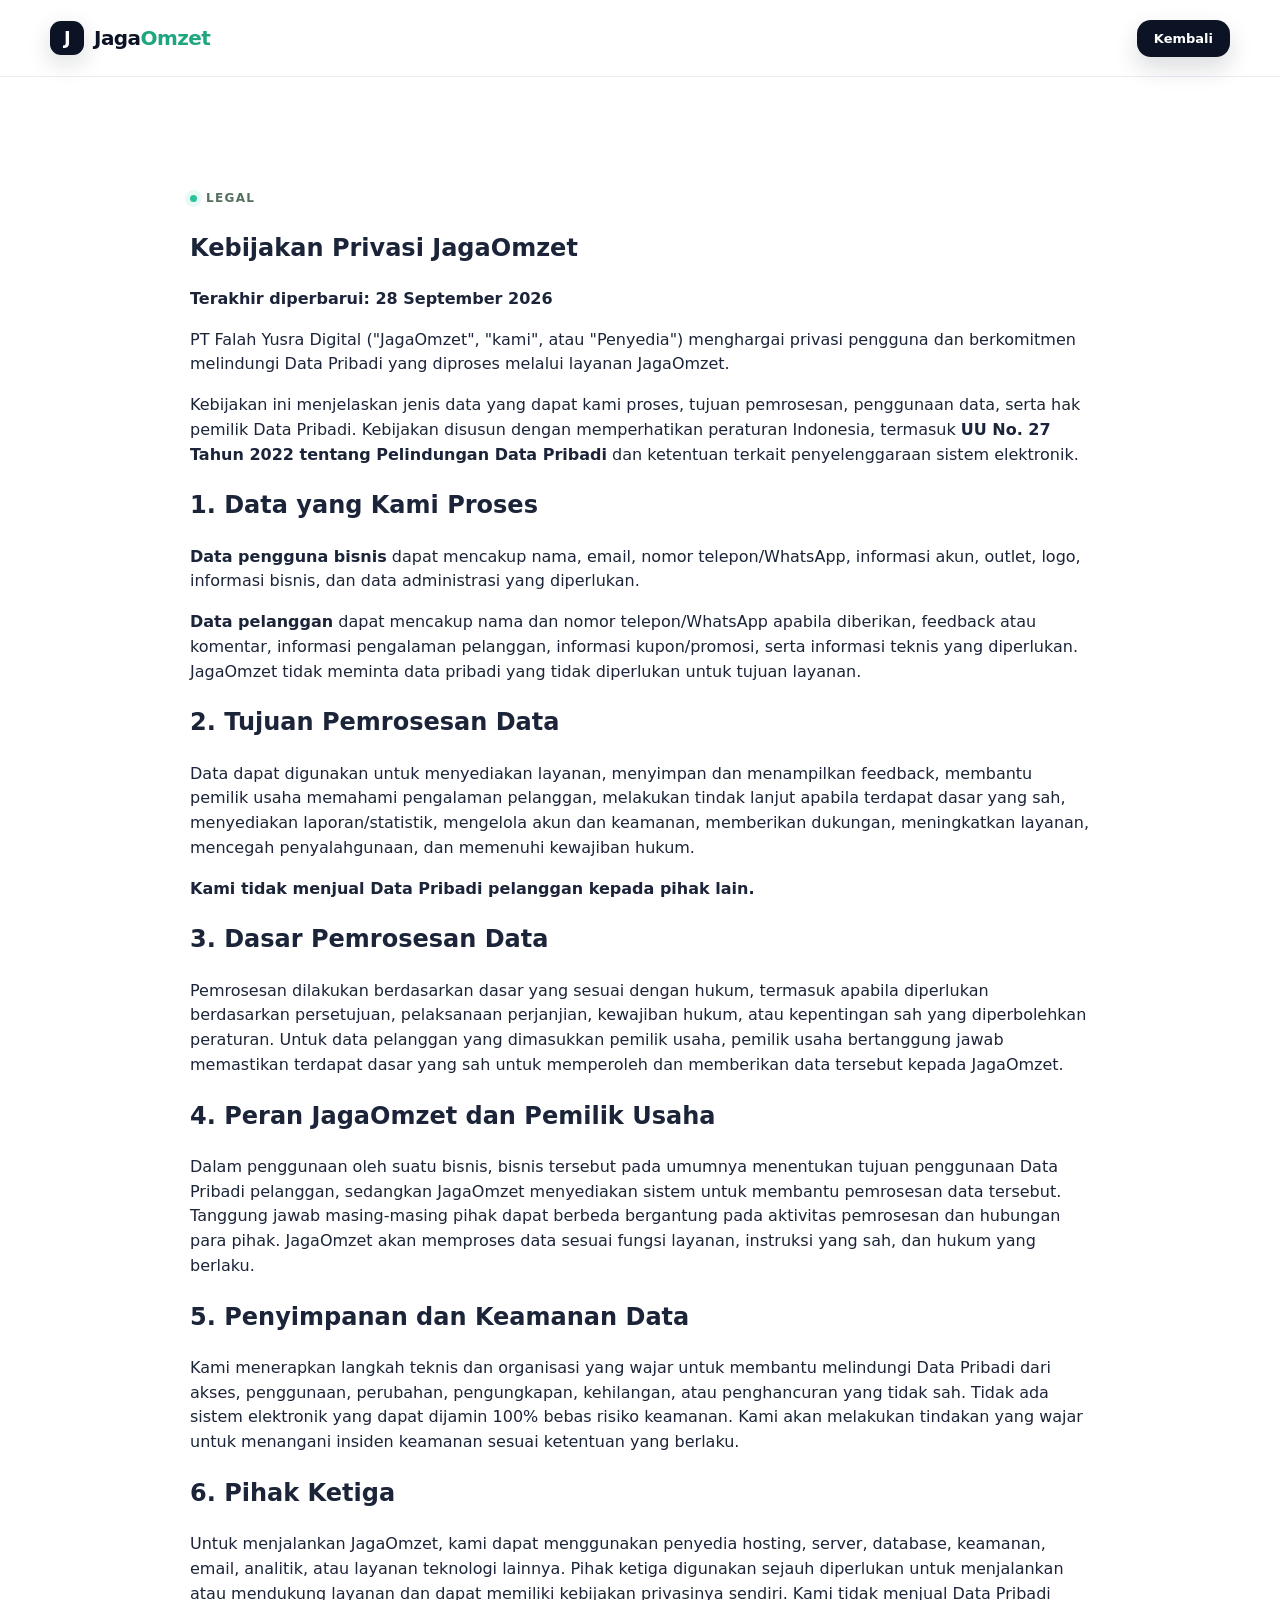
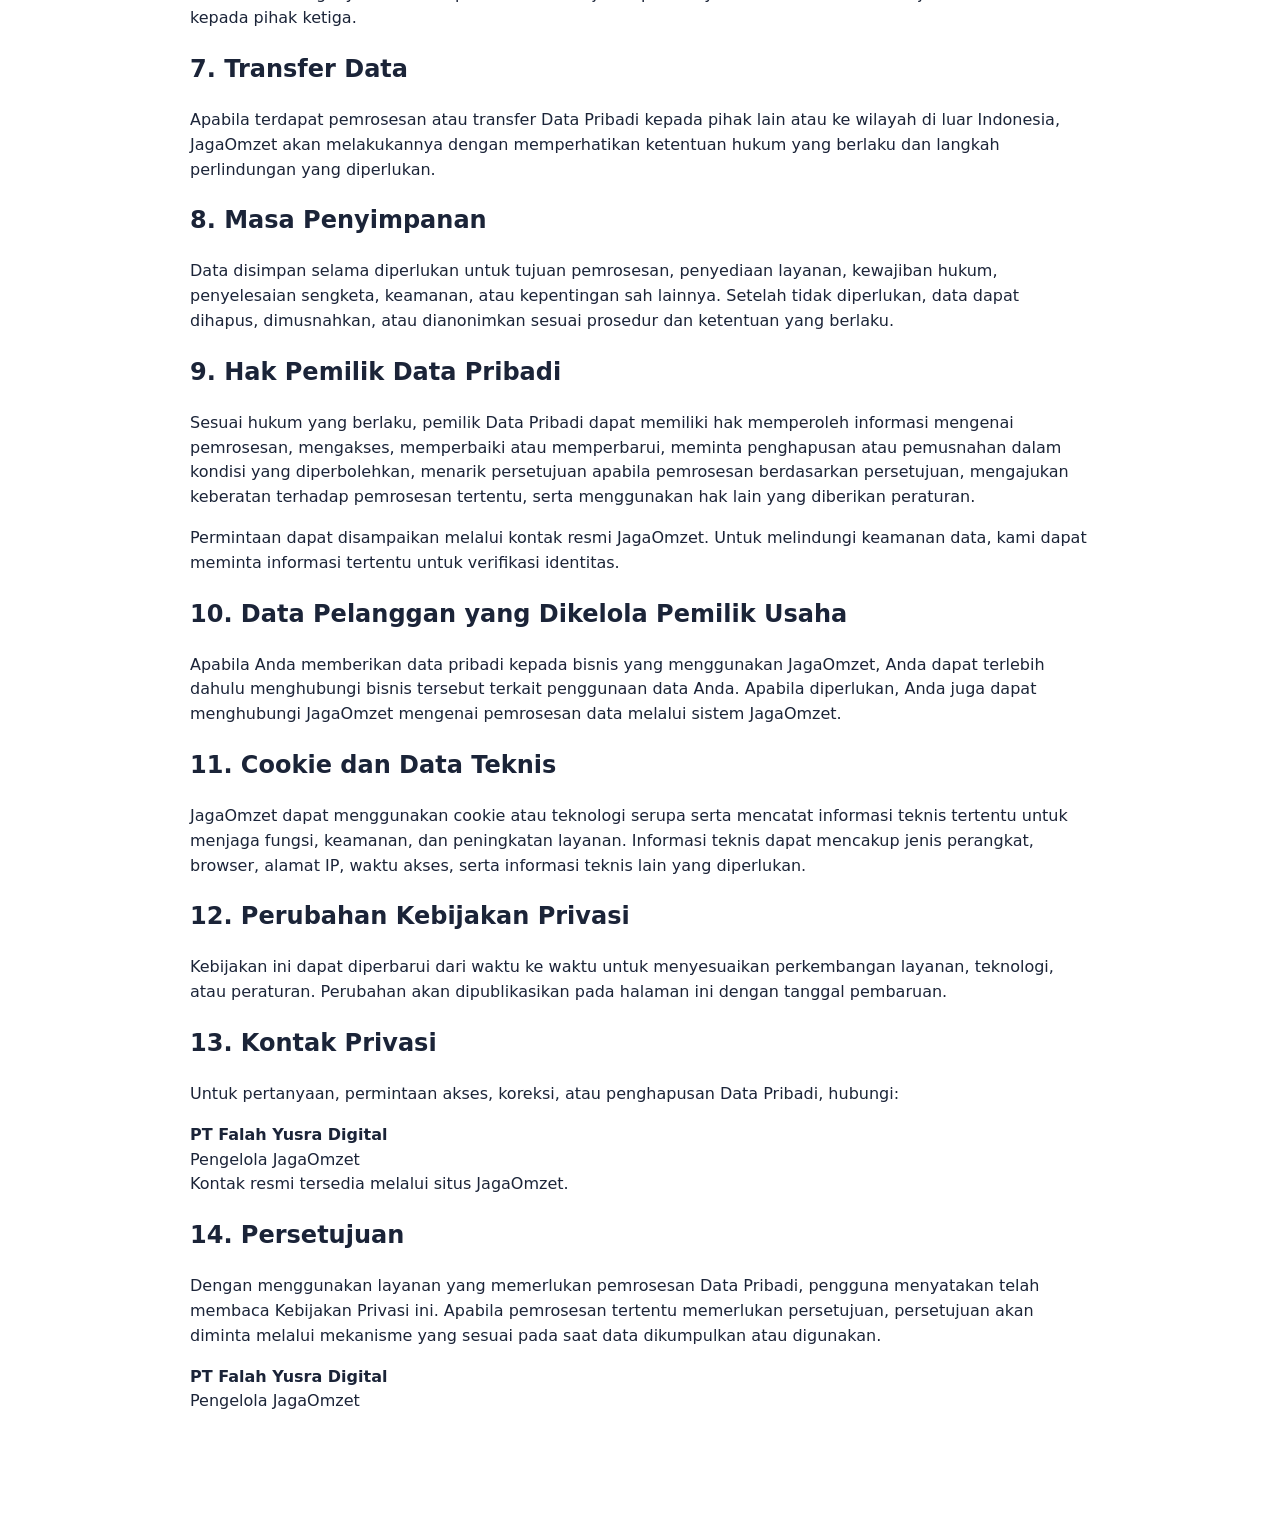
<file: kebijakan-privasi.html>
<!doctype html>
<html lang="id">
<head><meta charset="utf-8"><meta name="viewport" content="width=device-width,initial-scale=1"><meta name="description" content="Kebijakan Privasi JagaOmzet."><title>Kebijakan Privasi — JagaOmzet</title><link rel="stylesheet" href="./styles.css"></head>
<body>
<header class="site-header"><div class="container nav"><a class="brand" href="./index.html" aria-label="JagaOmzet"><span class="brand-mark">J</span><span class="brand-name">Jaga<span>Omzet</span></span></a><a class="btn btn-small btn-primary" href="./index.html">Kembali</a></div></header>
<main><section class="section"><div class="container" style="max-width:900px"><div class="eyebrow"><span class="eyebrow-dot"></span> Legal</div><h1>Kebijakan Privasi JagaOmzet</h1><p><strong>Terakhir diperbarui: 28 September 2026</strong></p>
<p>PT Falah Yusra Digital ("JagaOmzet", "kami", atau "Penyedia") menghargai privasi pengguna dan berkomitmen melindungi Data Pribadi yang diproses melalui layanan JagaOmzet.</p>
<p>Kebijakan ini menjelaskan jenis data yang dapat kami proses, tujuan pemrosesan, penggunaan data, serta hak pemilik Data Pribadi. Kebijakan disusun dengan memperhatikan peraturan Indonesia, termasuk <strong>UU No. 27 Tahun 2022 tentang Pelindungan Data Pribadi</strong> dan ketentuan terkait penyelenggaraan sistem elektronik.</p>
<h2>1. Data yang Kami Proses</h2><p><strong>Data pengguna bisnis</strong> dapat mencakup nama, email, nomor telepon/WhatsApp, informasi akun, outlet, logo, informasi bisnis, dan data administrasi yang diperlukan.</p><p><strong>Data pelanggan</strong> dapat mencakup nama dan nomor telepon/WhatsApp apabila diberikan, feedback atau komentar, informasi pengalaman pelanggan, informasi kupon/promosi, serta informasi teknis yang diperlukan. JagaOmzet tidak meminta data pribadi yang tidak diperlukan untuk tujuan layanan.</p>
<h2>2. Tujuan Pemrosesan Data</h2><p>Data dapat digunakan untuk menyediakan layanan, menyimpan dan menampilkan feedback, membantu pemilik usaha memahami pengalaman pelanggan, melakukan tindak lanjut apabila terdapat dasar yang sah, menyediakan laporan/statistik, mengelola akun dan keamanan, memberikan dukungan, meningkatkan layanan, mencegah penyalahgunaan, dan memenuhi kewajiban hukum.</p><p><strong>Kami tidak menjual Data Pribadi pelanggan kepada pihak lain.</strong></p>
<h2>3. Dasar Pemrosesan Data</h2><p>Pemrosesan dilakukan berdasarkan dasar yang sesuai dengan hukum, termasuk apabila diperlukan berdasarkan persetujuan, pelaksanaan perjanjian, kewajiban hukum, atau kepentingan sah yang diperbolehkan peraturan. Untuk data pelanggan yang dimasukkan pemilik usaha, pemilik usaha bertanggung jawab memastikan terdapat dasar yang sah untuk memperoleh dan memberikan data tersebut kepada JagaOmzet.</p>
<h2>4. Peran JagaOmzet dan Pemilik Usaha</h2><p>Dalam penggunaan oleh suatu bisnis, bisnis tersebut pada umumnya menentukan tujuan penggunaan Data Pribadi pelanggan, sedangkan JagaOmzet menyediakan sistem untuk membantu pemrosesan data tersebut. Tanggung jawab masing-masing pihak dapat berbeda bergantung pada aktivitas pemrosesan dan hubungan para pihak. JagaOmzet akan memproses data sesuai fungsi layanan, instruksi yang sah, dan hukum yang berlaku.</p>
<h2>5. Penyimpanan dan Keamanan Data</h2><p>Kami menerapkan langkah teknis dan organisasi yang wajar untuk membantu melindungi Data Pribadi dari akses, penggunaan, perubahan, pengungkapan, kehilangan, atau penghancuran yang tidak sah. Tidak ada sistem elektronik yang dapat dijamin 100% bebas risiko keamanan. Kami akan melakukan tindakan yang wajar untuk menangani insiden keamanan sesuai ketentuan yang berlaku.</p>
<h2>6. Pihak Ketiga</h2><p>Untuk menjalankan JagaOmzet, kami dapat menggunakan penyedia hosting, server, database, keamanan, email, analitik, atau layanan teknologi lainnya. Pihak ketiga digunakan sejauh diperlukan untuk menjalankan atau mendukung layanan dan dapat memiliki kebijakan privasinya sendiri. Kami tidak menjual Data Pribadi kepada pihak ketiga.</p>
<h2>7. Transfer Data</h2><p>Apabila terdapat pemrosesan atau transfer Data Pribadi kepada pihak lain atau ke wilayah di luar Indonesia, JagaOmzet akan melakukannya dengan memperhatikan ketentuan hukum yang berlaku dan langkah perlindungan yang diperlukan.</p>
<h2>8. Masa Penyimpanan</h2><p>Data disimpan selama diperlukan untuk tujuan pemrosesan, penyediaan layanan, kewajiban hukum, penyelesaian sengketa, keamanan, atau kepentingan sah lainnya. Setelah tidak diperlukan, data dapat dihapus, dimusnahkan, atau dianonimkan sesuai prosedur dan ketentuan yang berlaku.</p>
<h2>9. Hak Pemilik Data Pribadi</h2><p>Sesuai hukum yang berlaku, pemilik Data Pribadi dapat memiliki hak memperoleh informasi mengenai pemrosesan, mengakses, memperbaiki atau memperbarui, meminta penghapusan atau pemusnahan dalam kondisi yang diperbolehkan, menarik persetujuan apabila pemrosesan berdasarkan persetujuan, mengajukan keberatan terhadap pemrosesan tertentu, serta menggunakan hak lain yang diberikan peraturan.</p><p>Permintaan dapat disampaikan melalui kontak resmi JagaOmzet. Untuk melindungi keamanan data, kami dapat meminta informasi tertentu untuk verifikasi identitas.</p>
<h2>10. Data Pelanggan yang Dikelola Pemilik Usaha</h2><p>Apabila Anda memberikan data pribadi kepada bisnis yang menggunakan JagaOmzet, Anda dapat terlebih dahulu menghubungi bisnis tersebut terkait penggunaan data Anda. Apabila diperlukan, Anda juga dapat menghubungi JagaOmzet mengenai pemrosesan data melalui sistem JagaOmzet.</p>
<h2>11. Cookie dan Data Teknis</h2><p>JagaOmzet dapat menggunakan cookie atau teknologi serupa serta mencatat informasi teknis tertentu untuk menjaga fungsi, keamanan, dan peningkatan layanan. Informasi teknis dapat mencakup jenis perangkat, browser, alamat IP, waktu akses, serta informasi teknis lain yang diperlukan.</p>
<h2>12. Perubahan Kebijakan Privasi</h2><p>Kebijakan ini dapat diperbarui dari waktu ke waktu untuk menyesuaikan perkembangan layanan, teknologi, atau peraturan. Perubahan akan dipublikasikan pada halaman ini dengan tanggal pembaruan.</p>
<h2>13. Kontak Privasi</h2><p>Untuk pertanyaan, permintaan akses, koreksi, atau penghapusan Data Pribadi, hubungi:</p><p><strong>PT Falah Yusra Digital</strong><br>Pengelola JagaOmzet<br>Kontak resmi tersedia melalui situs JagaOmzet.</p>
<h2>14. Persetujuan</h2><p>Dengan menggunakan layanan yang memerlukan pemrosesan Data Pribadi, pengguna menyatakan telah membaca Kebijakan Privasi ini. Apabila pemrosesan tertentu memerlukan persetujuan, persetujuan akan diminta melalui mekanisme yang sesuai pada saat data dikumpulkan atau digunakan.</p>
<p><strong>PT Falah Yusra Digital</strong><br>Pengelola JagaOmzet</p>
</div></section></main></body></html>
</file>
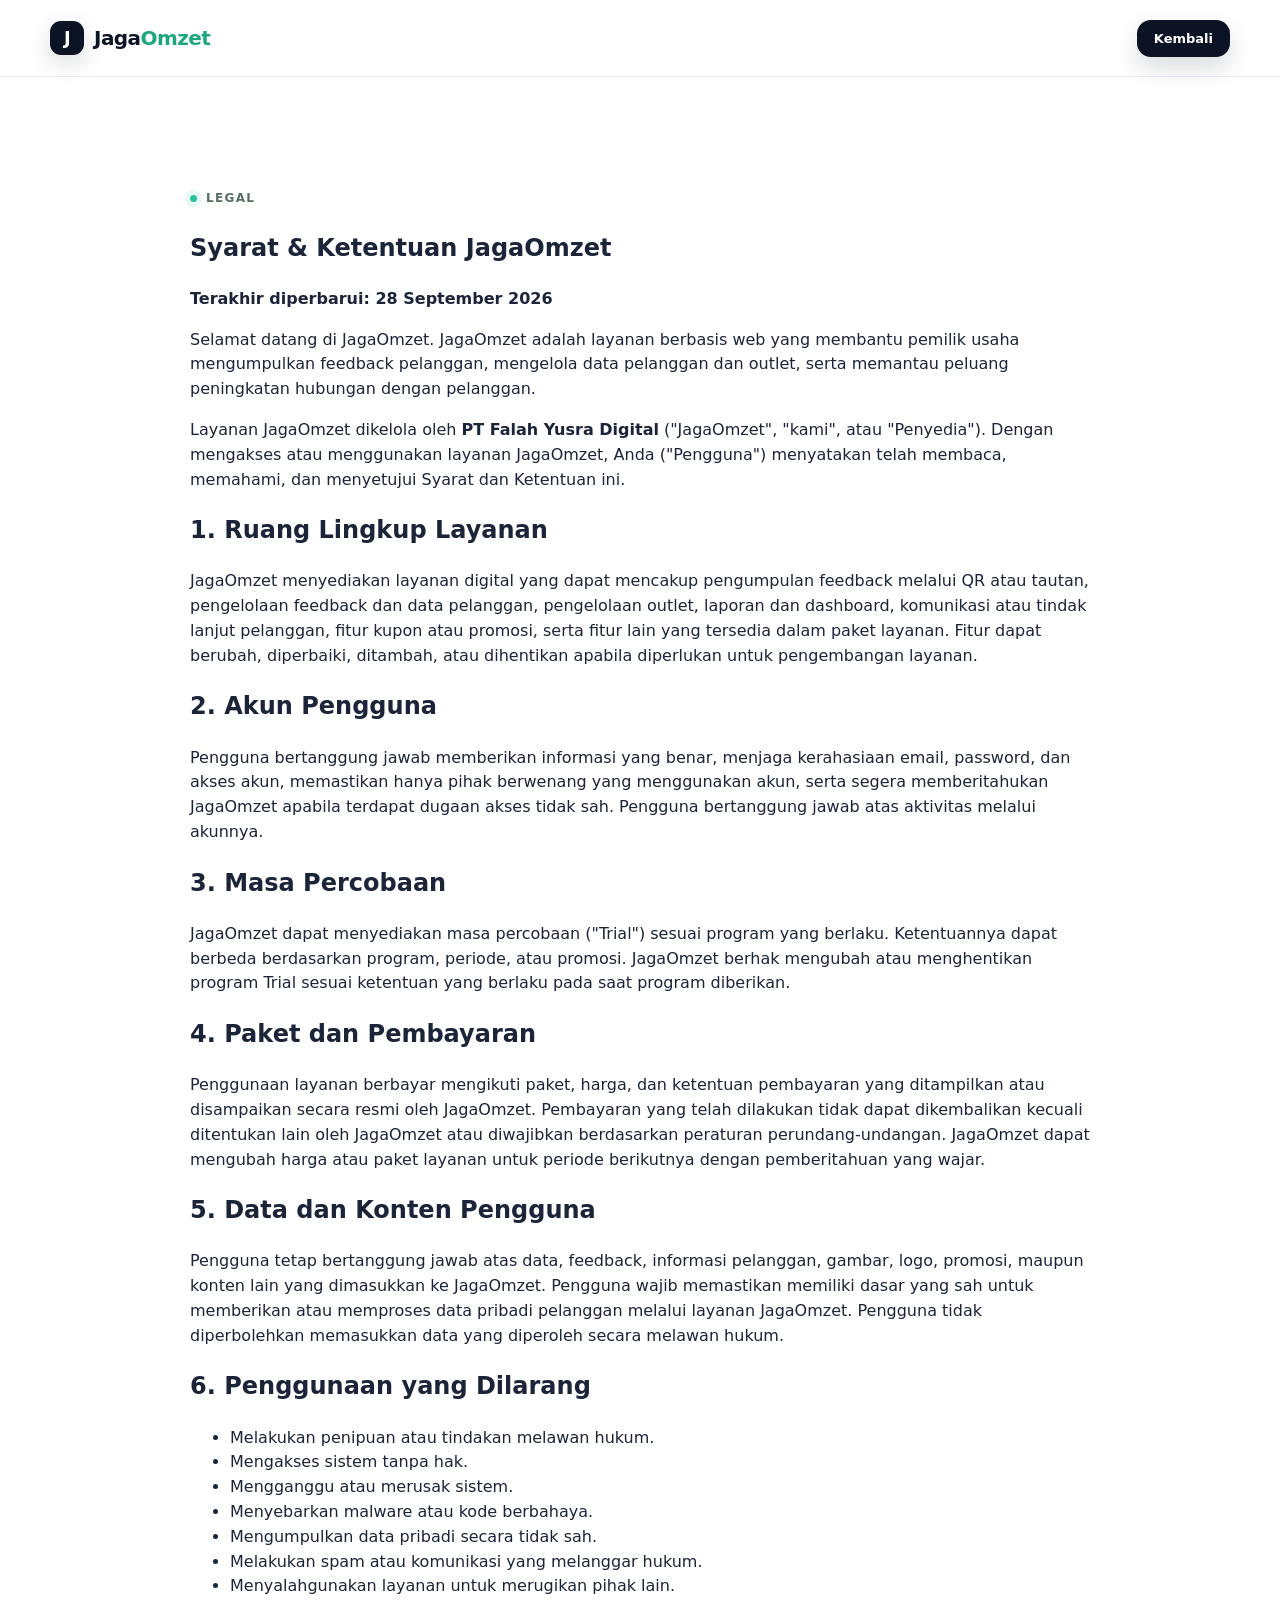
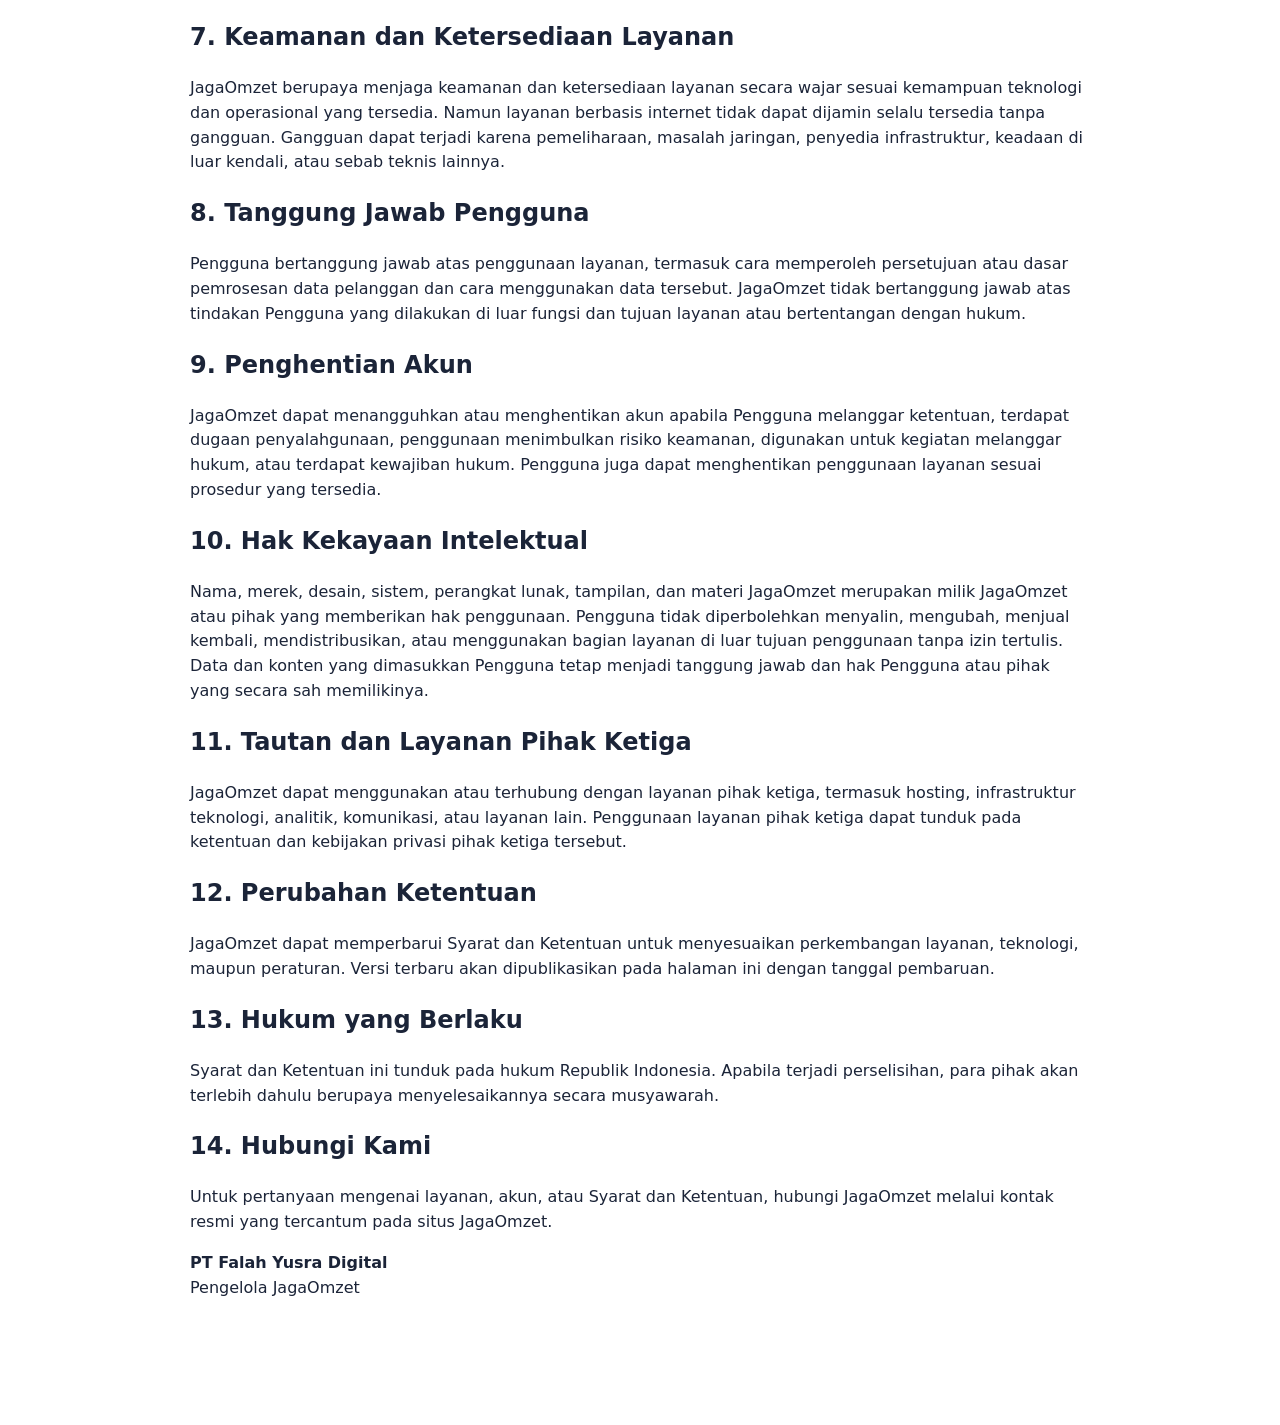
<file: syarat-ketentuan.html>
<!doctype html>
<html lang="id">
<head><meta charset="utf-8"><meta name="viewport" content="width=device-width,initial-scale=1"><meta name="description" content="Syarat dan Ketentuan JagaOmzet."><title>Syarat & Ketentuan — JagaOmzet</title><link rel="stylesheet" href="./styles.css"></head>
<body>
<header class="site-header"><div class="container nav"><a class="brand" href="./index.html" aria-label="JagaOmzet"><span class="brand-mark">J</span><span class="brand-name">Jaga<span>Omzet</span></span></a><a class="btn btn-small btn-primary" href="./index.html">Kembali</a></div></header>
<main><section class="section"><div class="container" style="max-width:900px"><div class="eyebrow"><span class="eyebrow-dot"></span> Legal</div><h1>Syarat & Ketentuan JagaOmzet</h1><p><strong>Terakhir diperbarui: 28 September 2026</strong></p>
<p>Selamat datang di JagaOmzet. JagaOmzet adalah layanan berbasis web yang membantu pemilik usaha mengumpulkan feedback pelanggan, mengelola data pelanggan dan outlet, serta memantau peluang peningkatan hubungan dengan pelanggan.</p>
<p>Layanan JagaOmzet dikelola oleh <strong>PT Falah Yusra Digital</strong> ("JagaOmzet", "kami", atau "Penyedia"). Dengan mengakses atau menggunakan layanan JagaOmzet, Anda ("Pengguna") menyatakan telah membaca, memahami, dan menyetujui Syarat dan Ketentuan ini.</p>
<h2>1. Ruang Lingkup Layanan</h2><p>JagaOmzet menyediakan layanan digital yang dapat mencakup pengumpulan feedback melalui QR atau tautan, pengelolaan feedback dan data pelanggan, pengelolaan outlet, laporan dan dashboard, komunikasi atau tindak lanjut pelanggan, fitur kupon atau promosi, serta fitur lain yang tersedia dalam paket layanan. Fitur dapat berubah, diperbaiki, ditambah, atau dihentikan apabila diperlukan untuk pengembangan layanan.</p>
<h2>2. Akun Pengguna</h2><p>Pengguna bertanggung jawab memberikan informasi yang benar, menjaga kerahasiaan email, password, dan akses akun, memastikan hanya pihak berwenang yang menggunakan akun, serta segera memberitahukan JagaOmzet apabila terdapat dugaan akses tidak sah. Pengguna bertanggung jawab atas aktivitas melalui akunnya.</p>
<h2>3. Masa Percobaan</h2><p>JagaOmzet dapat menyediakan masa percobaan ("Trial") sesuai program yang berlaku. Ketentuannya dapat berbeda berdasarkan program, periode, atau promosi. JagaOmzet berhak mengubah atau menghentikan program Trial sesuai ketentuan yang berlaku pada saat program diberikan.</p>
<h2>4. Paket dan Pembayaran</h2><p>Penggunaan layanan berbayar mengikuti paket, harga, dan ketentuan pembayaran yang ditampilkan atau disampaikan secara resmi oleh JagaOmzet. Pembayaran yang telah dilakukan tidak dapat dikembalikan kecuali ditentukan lain oleh JagaOmzet atau diwajibkan berdasarkan peraturan perundang-undangan. JagaOmzet dapat mengubah harga atau paket layanan untuk periode berikutnya dengan pemberitahuan yang wajar.</p>
<h2>5. Data dan Konten Pengguna</h2><p>Pengguna tetap bertanggung jawab atas data, feedback, informasi pelanggan, gambar, logo, promosi, maupun konten lain yang dimasukkan ke JagaOmzet. Pengguna wajib memastikan memiliki dasar yang sah untuk memberikan atau memproses data pribadi pelanggan melalui layanan JagaOmzet. Pengguna tidak diperbolehkan memasukkan data yang diperoleh secara melawan hukum.</p>
<h2>6. Penggunaan yang Dilarang</h2><ul><li>Melakukan penipuan atau tindakan melawan hukum.</li><li>Mengakses sistem tanpa hak.</li><li>Mengganggu atau merusak sistem.</li><li>Menyebarkan malware atau kode berbahaya.</li><li>Mengumpulkan data pribadi secara tidak sah.</li><li>Melakukan spam atau komunikasi yang melanggar hukum.</li><li>Menyalahgunakan layanan untuk merugikan pihak lain.</li></ul>
<h2>7. Keamanan dan Ketersediaan Layanan</h2><p>JagaOmzet berupaya menjaga keamanan dan ketersediaan layanan secara wajar sesuai kemampuan teknologi dan operasional yang tersedia. Namun layanan berbasis internet tidak dapat dijamin selalu tersedia tanpa gangguan. Gangguan dapat terjadi karena pemeliharaan, masalah jaringan, penyedia infrastruktur, keadaan di luar kendali, atau sebab teknis lainnya.</p>
<h2>8. Tanggung Jawab Pengguna</h2><p>Pengguna bertanggung jawab atas penggunaan layanan, termasuk cara memperoleh persetujuan atau dasar pemrosesan data pelanggan dan cara menggunakan data tersebut. JagaOmzet tidak bertanggung jawab atas tindakan Pengguna yang dilakukan di luar fungsi dan tujuan layanan atau bertentangan dengan hukum.</p>
<h2>9. Penghentian Akun</h2><p>JagaOmzet dapat menangguhkan atau menghentikan akun apabila Pengguna melanggar ketentuan, terdapat dugaan penyalahgunaan, penggunaan menimbulkan risiko keamanan, digunakan untuk kegiatan melanggar hukum, atau terdapat kewajiban hukum. Pengguna juga dapat menghentikan penggunaan layanan sesuai prosedur yang tersedia.</p>
<h2>10. Hak Kekayaan Intelektual</h2><p>Nama, merek, desain, sistem, perangkat lunak, tampilan, dan materi JagaOmzet merupakan milik JagaOmzet atau pihak yang memberikan hak penggunaan. Pengguna tidak diperbolehkan menyalin, mengubah, menjual kembali, mendistribusikan, atau menggunakan bagian layanan di luar tujuan penggunaan tanpa izin tertulis. Data dan konten yang dimasukkan Pengguna tetap menjadi tanggung jawab dan hak Pengguna atau pihak yang secara sah memilikinya.</p>
<h2>11. Tautan dan Layanan Pihak Ketiga</h2><p>JagaOmzet dapat menggunakan atau terhubung dengan layanan pihak ketiga, termasuk hosting, infrastruktur teknologi, analitik, komunikasi, atau layanan lain. Penggunaan layanan pihak ketiga dapat tunduk pada ketentuan dan kebijakan privasi pihak ketiga tersebut.</p>
<h2>12. Perubahan Ketentuan</h2><p>JagaOmzet dapat memperbarui Syarat dan Ketentuan untuk menyesuaikan perkembangan layanan, teknologi, maupun peraturan. Versi terbaru akan dipublikasikan pada halaman ini dengan tanggal pembaruan.</p>
<h2>13. Hukum yang Berlaku</h2><p>Syarat dan Ketentuan ini tunduk pada hukum Republik Indonesia. Apabila terjadi perselisihan, para pihak akan terlebih dahulu berupaya menyelesaikannya secara musyawarah.</p>
<h2>14. Hubungi Kami</h2><p>Untuk pertanyaan mengenai layanan, akun, atau Syarat dan Ketentuan, hubungi JagaOmzet melalui kontak resmi yang tercantum pada situs JagaOmzet.</p><p><strong>PT Falah Yusra Digital</strong><br>Pengelola JagaOmzet</p>
</div></section></main></body></html>
</file>
<file: styles.css>
:root{
  --ink:#0b1324;
  --ink-2:#17223a;
  --text:#1b2438;
  --muted:#68738a;
  --line:#e5e9f1;
  --soft:#f5f7fb;
  --white:#fff;
  --accent:#27c39a;
  --accent-2:#1ea67f;
  --blue:#6d8cff;
  --purple:#9a7cff;
  --orange:#f3a75d;
  --shadow:0 18px 55px rgba(17,29,55,.10);
  --radius:24px;
  --container:1180px;
}
*{box-sizing:border-box}
html{scroll-behavior:smooth}
body{
  margin:0;
  font-family:Inter,ui-sans-serif,system-ui,-apple-system,BlinkMacSystemFont,"Segoe UI",sans-serif;
  color:var(--text);
  background:var(--white);
  line-height:1.55;
  -webkit-font-smoothing:antialiased;
}
a{color:inherit;text-decoration:none}
button,a{transition:all .2s ease}
.container{width:min(var(--container),calc(100% - 40px));margin:0 auto}
.topbar{background:#edf7f3;border-bottom:1px solid #dcefe8;color:#2e6f5d;font-size:13px}
.topbar-inner{min-height:34px;display:flex;align-items:center;justify-content:center;gap:10px}
.topbar-sep{opacity:.5}
.site-header{
  position:sticky;top:0;z-index:30;
  background:rgba(255,255,255,.9);
  border-bottom:1px solid rgba(229,233,241,.85);
  backdrop-filter:blur(16px);
}
.nav{min-height:76px;display:flex;align-items:center;justify-content:space-between;gap:28px}
.brand{display:inline-flex;align-items:center;gap:10px;font-weight:800;letter-spacing:-.035em}
.brand-mark{
  width:34px;height:34px;border-radius:11px;display:grid;place-items:center;
  background:var(--ink);color:#fff;font-size:18px;box-shadow:0 8px 24px rgba(11,19,36,.15)
}
.brand-name{font-size:20px;color:var(--ink)}
.brand-name span{color:var(--accent-2)}
.nav-links{display:flex;align-items:center;gap:30px;color:#4e5970;font-size:14px;font-weight:600}
.nav-links a:hover{color:var(--ink)}
.btn{
  display:inline-flex;align-items:center;justify-content:center;gap:10px;
  border-radius:14px;font-weight:750;line-height:1;padding:13px 18px;border:1px solid transparent
}
.btn-small{padding:11px 16px;font-size:13px}
.btn-lg{min-height:54px;padding:16px 22px}
.btn-primary{background:var(--ink);color:#fff;box-shadow:0 11px 24px rgba(11,19,36,.15)}
.btn-primary:hover{transform:translateY(-2px);box-shadow:0 15px 28px rgba(11,19,36,.20)}
.btn-ghost{background:#fff;border-color:var(--line);color:var(--ink)}
.btn-ghost:hover{border-color:#ccd3e0;background:#fafbfc}
.btn-light{background:#fff;color:var(--ink);box-shadow:0 10px 25px rgba(0,0,0,.12)}
.btn-light:hover{transform:translateY(-2px)}
.btn-dark-ghost{background:rgba(255,255,255,.07);border-color:rgba(255,255,255,.17);color:#fff}
.btn-outline{border-color:#dce2ec;color:var(--ink);background:#fff}
.btn-outline:hover{border-color:#aeb8ca;background:#fafbfc}

.hero{
  position:relative;overflow:hidden;
  background:
    radial-gradient(circle at 80% 20%, rgba(39,195,154,.11), transparent 32%),
    radial-gradient(circle at 20% 10%, rgba(109,140,255,.08), transparent 30%),
    linear-gradient(180deg,#fff 0%,#fbfcff 100%);
  padding:92px 0 78px;
}
.hero-grid{display:grid;grid-template-columns:1fr 1.05fr;gap:56px;align-items:center;position:relative;z-index:2}
.hero-copy{max-width:620px}
.eyebrow{
  display:inline-flex;align-items:center;gap:9px;
  font-size:12px;font-weight:800;text-transform:uppercase;letter-spacing:.11em;color:#55705f
}
.eyebrow-dot{width:7px;height:7px;background:var(--accent);border-radius:50%;box-shadow:0 0 0 5px rgba(39,195,154,.10)}
.eyebrow.light{color:#b9c5dc}
.hero h1{font-size:clamp(48px,6vw,78px);line-height:.99;letter-spacing:-.06em;color:var(--ink);margin:22px 0 24px;font-weight:850}
.hero h1 span{color:var(--accent-2)}
.hero-lead{font-size:18px;line-height:1.7;color:var(--muted);max-width:570px;margin:0 0 30px}
.hero-actions{display:flex;gap:12px;flex-wrap:wrap}
.trust-row{display:flex;gap:18px;flex-wrap:wrap;margin-top:22px}
.trust-chip{display:flex;align-items:center;gap:7px;font-size:12px;color:#657189}
.trust-chip span{width:18px;height:18px;border-radius:50%;display:grid;place-items:center;background:#eaf8f3;color:#218a6d;font-weight:800}
.hero-tagline{margin-top:30px;font-size:13px;font-weight:800;color:#7d8799}
.hero-tagline::before{content:"";display:inline-block;width:26px;height:1px;background:#ccd3df;margin:0 10px 4px 0}
.hero-visual{position:relative;min-height:515px}
.dashboard{
  position:absolute;inset:35px 12px 25px 12px;background:#fff;border:1px solid #e5e9f1;border-radius:26px;box-shadow:0 38px 90px rgba(29,41,66,.16);overflow:hidden;transform:perspective(1200px) rotateY(-5deg) rotateX(2deg)
}
.dashboard-top{height:56px;border-bottom:1px solid #edf0f5;display:flex;align-items:center;padding:0 20px;gap:16px}
.window-dots{display:flex;gap:6px}.window-dots i{width:8px;height:8px;border-radius:50%;background:#d7dde8}
.dashboard-title{font-size:13px;font-weight:800;color:var(--ink)}
.dashboard-period{margin-left:auto;color:#8a95a9;font-size:11px}
.dashboard-body{padding:24px}
.dash-header{display:flex;align-items:center;justify-content:space-between;margin-bottom:20px}
.kicker{display:block;font-size:10px;text-transform:uppercase;letter-spacing:.11em;font-weight:800;color:#96a0b4;margin-bottom:5px}
.dash-header h3{font-size:20px;letter-spacing:-.03em;margin:0;color:var(--ink)}
.avatar{width:34px;height:34px;border-radius:12px;background:#eaf8f3;color:#218a6d;display:grid;place-items:center;font-weight:800}
.metric-grid{display:grid;grid-template-columns:repeat(3,1fr);gap:12px}
.metric-card{padding:16px;border:1px solid #edf0f5;border-radius:16px;background:#fbfcfe}
.metric-card span{display:block;color:#8893a7;font-size:10px;margin-bottom:7px}.metric-card strong{display:block;color:var(--ink);font-size:23px;letter-spacing:-.04em}.metric-card small{color:#2b9f7d;font-size:10px;font-weight:700}
.dashboard-lower{display:grid;grid-template-columns:1.35fr .85fr;gap:12px;margin-top:12px}
.chart-card,.action-card{border:1px solid #edf0f5;border-radius:16px;background:#fff;padding:16px}
.card-head{display:flex;justify-content:space-between;gap:12px;font-size:11px;font-weight:800;color:#566277}.card-link{color:#6f7c92;font-weight:700}
.chart{height:125px;display:flex;align-items:flex-end;gap:8px;padding:20px 6px 6px}.bar{display:block;flex:1;border-radius:6px 6px 3px 3px;background:linear-gradient(180deg,#40d0aa,#b9f0de)}.b1{height:36%}.b2{height:51%}.b3{height:42%}.b4{height:62%}.b5{height:55%}.b6{height:76%}.b7{height:68%}.b8{height:81%}.b9{height:73%}.b10{height:93%}
.chart-axis{display:flex;justify-content:space-between;padding:0 6px;color:#9aa3b4;font-size:9px}
.action-card .badge{min-width:22px;height:22px;border-radius:8px;background:#fff4e7;color:#c57a2a;display:grid;place-items:center;font-size:10px}
.action-row{display:flex;align-items:center;gap:8px;padding:13px 0;border-bottom:1px solid #f0f2f6;color:#697489;font-size:10px;font-weight:600}.action-row:last-child{border-bottom:0}.action-dot{width:7px;height:7px;border-radius:50%}.action-dot.orange{background:#f1ae68}.action-dot.green{background:#43c9a3}.action-dot.blue{background:#7894ff}
.float-card{
  position:absolute;z-index:3;display:flex;align-items:center;gap:11px;background:#fff;border:1px solid #ebeff5;border-radius:17px;box-shadow:0 18px 40px rgba(17,29,55,.12);padding:12px 14px
}
.float-card strong{display:block;font-size:11px;color:var(--ink)}.float-card span{display:block;font-size:9px;color:#7e899c;margin-top:2px}
.float-card-a{left:-18px;top:58px}.float-card-b{right:-16px;bottom:34px}
.mini-icon{width:31px;height:31px;border-radius:11px;display:grid;place-items:center;font-size:13px}.icon-star{background:#fff6df;color:#d39432}.mini-ring{width:31px;height:31px;border-radius:50%;background:#eaf8f3;color:#218a6d;display:grid;place-items:center;font-weight:900}
.hero-glow{position:absolute;border-radius:50%;filter:blur(2px);pointer-events:none}.hero-glow-1{width:300px;height:300px;background:rgba(39,195,154,.06);right:5%;top:20%}.hero-glow-2{width:220px;height:220px;background:rgba(109,140,255,.05);left:15%;bottom:-60px}

.logo-strip{padding:20px 0 30px;border-bottom:1px solid #edf0f5;background:#fff}
.logo-strip p{text-align:center;color:#9aa3b4;font-size:12px;margin:0 0 16px}.business-list{display:flex;justify-content:center;flex-wrap:wrap;gap:10px}.business-list span{padding:9px 13px;border:1px solid #edf0f4;border-radius:999px;color:#6f7a8d;font-size:11px;font-weight:700;background:#fbfcfe}

.section{padding:108px 0}.section-soft{background:var(--soft)}
.section-dark{background:var(--ink);color:#fff}
.section-heading{max-width:650px;margin-bottom:42px}.section-heading.center{margin-left:auto;margin-right:auto;text-align:center}
.section-heading h2{font-size:clamp(36px,4.6vw,58px);line-height:1.02;letter-spacing:-.055em;color:var(--ink);margin:17px 0 17px}.section-heading h2 span{color:var(--accent-2)}
.section-heading p{font-size:16px;color:var(--muted);line-height:1.7;margin:0}.section-dark h2{color:#fff}
.flow-grid{display:grid;grid-template-columns:1fr auto 1fr auto 1fr auto 1fr;align-items:center;gap:13px}.flow-step{background:#fff;border:1px solid #e7ebf1;border-radius:20px;padding:22px;min-height:220px;position:relative}.flow-number{position:absolute;top:16px;right:17px;color:#c0c7d3;font-weight:800;font-size:11px}.flow-icon{width:42px;height:42px;border-radius:14px;background:#eaf8f3;color:#218a6d;display:grid;place-items:center;font-size:21px;font-weight:800;margin-bottom:19px}.flow-step h3{margin:0 0 9px;font-size:19px;letter-spacing:-.03em;color:var(--ink)}.flow-step p{margin:0;color:#7a8598;font-size:13px;line-height:1.7}.flow-arrow{font-size:24px;color:#b5becd;text-align:center}

.feature-grid{display:grid;grid-template-columns:repeat(2,1fr);gap:16px}.feature-card{position:relative;overflow:hidden;border:1px solid #e7ebf1;border-radius:24px;background:#fff;padding:28px;min-height:320px;box-shadow:0 10px 30px rgba(17,29,55,.04)}.feature-card-dark{background:var(--ink);border-color:var(--ink);color:#fff}.feature-card-wide{grid-column:1/-1;min-height:250px;display:flex;align-items:center;justify-content:space-between;gap:32px}.feature-icon{width:46px;height:46px;border-radius:15px;background:#eef1f6;color:var(--ink);display:grid;place-items:center;font-weight:800;font-size:20px;margin-bottom:23px}.feature-card-dark .feature-icon{background:rgba(255,255,255,.10);color:#baf3e2}.soft-green{background:#eaf8f3;color:#218a6d}.soft-blue{background:#eef2ff;color:#617cec}.soft-purple{background:#f3efff;color:#876bed}.soft-orange{background:#fff3e7;color:#c57a2a}.feature-kicker{font-size:10px;font-weight:800;letter-spacing:.12em;text-transform:uppercase;color:#9ba5b6;margin-bottom:8px}.feature-card-dark .feature-kicker{color:#8f9bb0}.feature-card h3{font-size:25px;line-height:1.12;letter-spacing:-.04em;color:var(--ink);margin:0 0 11px;max-width:410px}.feature-card-dark h3{color:#fff}.feature-card p{margin:0;color:#7a8598;font-size:13px;line-height:1.7;max-width:470px}.feature-card-dark p{color:#a9b5ca}.feature-visual{position:absolute;left:28px;right:28px;bottom:22px;display:flex;gap:8px;align-items:center}.feedback-pill{padding:10px 12px;border-radius:12px;background:rgba(255,255,255,.06);color:#b7c1d2;font-size:10px}.feedback-pill.good{background:rgba(39,195,154,.12);color:#9be6d0}.feedback-pill.small{opacity:.65}.customer-mini{position:absolute;left:28px;right:28px;bottom:22px;border:1px solid #edf0f5;border-radius:16px;overflow:hidden;background:#fbfcfe}.customer-mini>div{display:grid;grid-template-columns:auto 1fr auto;align-items:center;gap:9px;padding:11px 13px;border-bottom:1px solid #edf0f5;font-size:10px;color:#6c778b}.customer-mini>div:last-child{border-bottom:0}.customer-avatar{width:25px;height:25px;border-radius:9px;background:#eaf8f3;color:#218a6d;display:grid;place-items:center;font-weight:800}.customer-avatar.alt{background:#eef2ff;color:#617cec}.customer-mini b{font-size:9px;color:#218a6d}.review-mini{position:absolute;left:28px;right:28px;bottom:22px;display:flex;justify-content:space-between;align-items:center;padding:14px 16px;border:1px solid #edf0f5;background:#fbfcfe;border-radius:16px;font-size:10px;color:#7a8598}.stars{color:#efac54;letter-spacing:2px}.coupon-mini{position:absolute;left:28px;right:28px;bottom:22px;display:flex;justify-content:space-between;gap:10px;align-items:center;padding:15px;border-radius:16px;background:#fbfcfe;border:1px solid #edf0f5}.coupon-mini span{font-weight:850;font-size:15px;letter-spacing:.04em;color:var(--ink)}.coupon-mini b{font-size:10px;color:#788397}.feature-wide-copy{display:flex;gap:20px;align-items:flex-start;max-width:620px}.feature-wide-copy .feature-icon{flex:0 0 auto;margin-bottom:0}.mini-report{width:320px;border:1px solid #edf0f5;background:#fbfcfe;border-radius:18px;padding:18px;flex:0 0 auto}.report-head{display:flex;justify-content:space-between;font-size:10px;font-weight:800;color:#677287;margin-bottom:20px}.report-line{height:8px;border-radius:8px;background:#edf1f5;margin-top:14px;overflow:hidden}.report-line i{display:block;height:100%;border-radius:inherit;background:linear-gradient(90deg,#2cc6a0,#a4ead7)}

.split{display:grid;grid-template-columns:1.1fr .9fr;align-items:center;gap:72px}.split h2{font-size:clamp(40px,5vw,64px);line-height:1.03;letter-spacing:-.055em;margin:18px 0}.split h2 span{color:#aeeedc}.split-lead{color:#9ca9bf;font-size:16px;line-height:1.8;max-width:610px}.mini-stat-row{display:flex;gap:38px;margin-top:30px}.mini-stat-row div{display:flex;flex-direction:column}.mini-stat-row strong{font-size:16px}.mini-stat-row span{font-size:11px;color:#8f9bb0;margin-top:3px}.outlet-card{background:rgba(255,255,255,.05);border:1px solid rgba(255,255,255,.10);border-radius:24px;padding:18px}.outlet-top{display:flex;justify-content:space-between;align-items:center;font-size:12px;font-weight:800;color:#fff;padding:4px 4px 14px}.online{display:flex;align-items:center;gap:6px;color:#9fe5d0;font-size:10px}.online i{width:7px;height:7px;border-radius:50%;background:#36c9a3}.outlet-item{display:grid;grid-template-columns:auto 1fr auto;align-items:center;gap:11px;padding:14px 12px;border-top:1px solid rgba(255,255,255,.08)}.outlet-item.active{background:rgba(255,255,255,.04);border-radius:14px}.store-dot{width:10px;height:10px;border-radius:50%;background:#4bd0ab}.outlet-item:nth-child(3) .store-dot{background:#7691ff}.outlet-item:nth-child(4) .store-dot{background:#f4b56f}.outlet-item div{display:flex;flex-direction:column}.outlet-item strong{font-size:12px}.outlet-item small{font-size:9px;color:#8f9bb0;margin-top:2px}.outlet-item b{font-size:12px;color:#b8c8f1}.outlet-foot{padding:14px 4px 3px;color:#9aa7bc;font-size:10px;font-weight:700}

.trial-banner{display:flex;align-items:center;justify-content:space-between;gap:30px;background:var(--ink);color:#fff;border-radius:26px;padding:27px 30px;margin-bottom:20px;box-shadow:var(--shadow)}.trial-badge{font-size:10px;font-weight:900;letter-spacing:.12em;color:#8ce0c9}.trial-banner h3{font-size:28px;letter-spacing:-.04em;margin:7px 0 6px}.trial-banner p{margin:0;color:#a8b4c7;font-size:13px;max-width:700px;line-height:1.65}.pricing-group{position:relative;border:1px solid #e5e9f1;border-radius:28px;padding:32px;background:#fff}.pricing-group-head{display:flex;justify-content:space-between;gap:24px;align-items:flex-end}.pricing-label{font-size:11px;letter-spacing:.12em;font-weight:900;color:#5f6b80}.pricing-group-head h3{font-size:29px;letter-spacing:-.045em;margin:8px 0 0;color:var(--ink)}.setup-price{display:flex;flex-direction:column;align-items:flex-end}.setup-price strong{font-size:31px;letter-spacing:-.05em;color:var(--ink)}.setup-price span{font-size:11px;color:#8792a6}.free-ribbon{display:inline-flex;margin:20px 0 22px;padding:9px 13px;border-radius:999px;background:#eaf8f3;color:#208668;font-size:10px;font-weight:900;letter-spacing:.08em}
.pricing-grid{display:grid;grid-template-columns:repeat(3,1fr);gap:14px}.price-card{position:relative;border:1px solid #e4e8ef;border-radius:22px;padding:24px;background:#fff;display:flex;flex-direction:column;min-height:500px}.price-card.featured{border-color:#2eb997;box-shadow:0 18px 42px rgba(39,195,154,.12);transform:translateY(-4px)}.popular{position:absolute;top:-11px;left:22px;padding:7px 10px;border-radius:999px;background:var(--accent);color:#073628;font-size:9px;font-weight:900;letter-spacing:.09em}.price-top{display:flex;justify-content:space-between;align-items:center}.price-name{font-weight:900;color:var(--ink);letter-spacing:.05em}.price-fit{font-size:9px;padding:6px 9px;border-radius:999px;background:#f4f6f9;color:#788397;font-weight:800}.price{display:flex;align-items:baseline;gap:6px;margin-top:16px}.price strong{font-size:37px;letter-spacing:-.06em;color:var(--ink)}.price span{font-size:12px;color:#8994a7}.price-card>p{margin:9px 0 0;color:#6f7a8e;font-size:13px;min-height:42px}.divider{height:1px;background:#edf0f5;margin:22px 0 10px}.price-card ul{list-style:none;padding:0;margin:0 0 20px;display:grid;gap:11px}.price-card li{font-size:12px;color:#59657a;display:flex;gap:9px;align-items:flex-start}.price-card li::before{content:"✓";font-weight:900;color:#209a77}.price-card .btn{margin-top:auto}.price-note{font-size:10px;color:#8b95a8;line-height:1.5;margin-top:11px}.flex-section{margin-top:70px}.flex-head{display:flex;justify-content:space-between;gap:30px;align-items:flex-end;margin-bottom:20px}.flex-head h3{font-size:28px;letter-spacing:-.04em;color:var(--ink);margin:7px 0}.flex-head p{margin:0;color:#7d8798;font-size:13px}.flex-note{font-size:10px;font-weight:800;color:#6e7a8e;padding-bottom:6px}.flex-grid{display:grid;grid-template-columns:repeat(3,1fr);gap:14px}.flex-card{border:1px solid #e4e8ef;border-radius:20px;padding:21px;background:#fbfcfe;display:grid;grid-template-columns:1fr auto;align-items:center;column-gap:12px}.flex-card span{grid-column:1/-1;font-size:10px;font-weight:900;letter-spacing:.08em;color:#687389}.flex-card strong{font-size:27px;letter-spacing:-.05em;color:var(--ink);margin-top:8px}.flex-card small{align-self:end;color:#8b95a7;font-size:10px;margin-bottom:4px}.flex-card a{grid-column:1/-1;color:#218a6d;font-size:11px;font-weight:800;margin-top:13px}.flex-card-featured{background:#f3fbf8;border-color:#cbece1}.economy-note{display:flex;align-items:center;gap:15px;padding:19px 20px;margin-top:18px;background:#f8fafc;border:1px solid #e6eaf0;border-radius:18px}.economy-icon{width:36px;height:36px;border-radius:12px;background:#eaf8f3;color:#218a6d;display:grid;place-items:center;font-weight:900}.economy-note strong{display:block;color:var(--ink);font-size:13px}.economy-note span{display:block;color:#7d8798;font-size:11px;margin-top:3px}.pricing-footnote{text-align:center;color:#9aa3b4;font-size:10px;margin-top:12px}

.faq-grid{display:grid;grid-template-columns:.9fr 1.1fr;gap:80px}.faq-grid h2{font-size:clamp(36px,4vw,52px);line-height:1.03;letter-spacing:-.05em;color:var(--ink);margin:17px 0}.faq-intro{color:#7e899c;font-size:14px;line-height:1.7}.faq-list{display:grid;gap:10px}.faq-list details{background:#fff;border:1px solid #e4e8ef;border-radius:18px;padding:0 18px}.faq-list summary{cursor:pointer;list-style:none;padding:19px 0;font-size:14px;font-weight:800;color:var(--ink);display:flex;justify-content:space-between;gap:20px}.faq-list summary::-webkit-details-marker{display:none}.faq-list summary::after{content:"+";font-size:21px;color:#93a0b4;font-weight:500}.faq-list details[open] summary::after{content:"−"}.faq-list p{margin:0 0 18px;color:#758095;font-size:12px;line-height:1.75}

.final-cta{padding:0 0 100px}.cta-panel{position:relative;overflow:hidden;background:linear-gradient(135deg,#0b1324 0%,#17233d 100%);color:#fff;border-radius:30px;padding:70px 64px;text-align:center}.cta-glow{position:absolute;width:420px;height:420px;right:-90px;top:-220px;border-radius:50%;background:rgba(39,195,154,.16);filter:blur(10px)}.cta-panel h2{position:relative;font-size:clamp(42px,5vw,66px);line-height:1.02;letter-spacing:-.055em;margin:18px auto;max-width:760px}.cta-panel h2 span{color:#9eead4}.cta-panel p{position:relative;max-width:640px;margin:0 auto 28px;color:#a6b2c7;font-size:15px;line-height:1.75}.cta-panel .hero-actions{justify-content:center;position:relative}

.site-footer{background:#08101f;color:#94a0b3;padding:66px 0 25px}.footer-grid{display:grid;grid-template-columns:1.45fr 1fr 1fr 1fr;gap:46px;padding-bottom:46px}.brand-footer .brand-mark{background:#fff;color:var(--ink)}.brand-footer .brand-name{color:#fff}.brand-footer .brand-name span{color:#79d9bd}.footer-brand p{color:#e6ebf3;font-weight:700;margin:18px 0 8px;font-size:14px}.footer-desc{font-size:11px;line-height:1.7;display:block;max-width:310px}.footer-col{display:flex;flex-direction:column;gap:11px}.footer-col h4{margin:0 0 6px;color:#fff;font-size:12px}.footer-col a,.footer-col p{margin:0;font-size:11px;color:#8e9aac}.footer-col a:hover{color:#c7d1e1}.footer-company{line-height:1.75}.footer-company strong{color:#e7edf6}.footer-bottom{border-top:1px solid rgba(255,255,255,.08);padding-top:21px;display:flex;justify-content:space-between;gap:20px;font-size:10px;color:#748196}

@media (max-width: 1050px){
  .hero-grid{grid-template-columns:1fr;gap:46px}.hero-copy{max-width:760px}.hero-visual{min-height:560px;max-width:760px;width:100%;margin:auto}.dashboard{inset:28px 20px 24px}.float-card-a{left:0}.float-card-b{right:0}
  .flow-grid{grid-template-columns:1fr 1fr;gap:14px}.flow-arrow{display:none}
  .feature-card-wide{grid-column:auto;display:block}.feature-wide-copy{max-width:none}.mini-report{width:100%;margin-top:30px}
  .split{grid-template-columns:1fr;gap:44px}
  .faq-grid{grid-template-columns:1fr;gap:35px}
}
@media (max-width: 820px){
  .nav-links{display:none}.nav{min-height:68px}.hero{padding-top:68px}.container{width:min(var(--container),calc(100% - 28px))}
  .hero h1{font-size:52px}.dashboard{transform:none}.metric-grid{grid-template-columns:1fr 1fr}.metric-card:last-child{display:none}.dashboard-lower{grid-template-columns:1fr}.action-card{display:none}
  .feature-grid,.pricing-grid,.flex-grid{grid-template-columns:1fr}.price-card{min-height:auto}.price-card.featured{transform:none}.pricing-group-head,.flex-head{align-items:flex-start;flex-direction:column}.setup-price{align-items:flex-start}
  .footer-grid{grid-template-columns:1.4fr 1fr 1fr}.footer-grid .footer-col:last-child{grid-column:1/-1}
  .trial-banner{align-items:flex-start;flex-direction:column}.trial-banner .btn{width:100%}
}
@media (max-width: 560px){
  .topbar-inner{font-size:11px;gap:7px}.topbar-sep{display:none}
  .brand-name{font-size:18px}.btn-small{padding:10px 13px}
  .hero{padding:54px 0 50px}.hero h1{font-size:43px}.hero-lead{font-size:16px}.hero-actions{flex-direction:column}.hero-actions .btn{width:100%}.trust-row{gap:10px;display:grid;grid-template-columns:1fr 1fr}.trust-chip{font-size:10px}
  .hero-visual{min-height:430px}.dashboard{inset:12px 0 14px}.dashboard-body{padding:16px}.dashboard-top{height:48px;padding:0 14px}.dashboard-period{display:none}.dash-header h3{font-size:16px}.metric-grid{gap:8px}.metric-card{padding:12px}.metric-card strong{font-size:18px}.dashboard-lower{display:none}.float-card{padding:9px 10px}.float-card-a{left:-8px;top:10px}.float-card-b{right:-8px;bottom:8px}.float-card strong{font-size:9px}.float-card span{font-size:7px}
  .section{padding:78px 0}.section-heading h2{font-size:39px}.flow-grid{grid-template-columns:1fr 1fr}.flow-step{min-height:205px;padding:18px}.flow-step h3{font-size:16px}.flow-step p{font-size:11px}.feature-card{padding:22px}.feature-card h3{font-size:22px}
  .pricing-group{padding:22px}.pricing-group-head h3{font-size:24px}.setup-price strong{font-size:28px}.price strong{font-size:33px}.price-card{padding:20px}
  .flex-card{grid-template-columns:1fr}.flex-card small{grid-column:1;margin-top:-4px}.faq-grid h2{font-size:40px}
  .cta-panel{padding:48px 24px}.cta-panel h2{font-size:42px}
  .footer-grid{grid-template-columns:1fr 1fr;gap:28px}.footer-grid .footer-brand{grid-column:1/-1}.footer-grid .footer-col:last-child{grid-column:auto}.footer-bottom{flex-direction:column}
}

/* =========================================================
   JagaOmzet interaction layer
   Added without changing the existing visual system.
   ========================================================= */

@keyframes joFloat {
  0%,100% { transform: translate3d(0,0,0); }
  50% { transform: translate3d(0,-7px,0); }
}
@keyframes joPulse {
  0%,100% { box-shadow: 0 10px 30px rgba(39,195,154,.12), 0 0 0 0 rgba(39,195,154,.18); }
  50% { box-shadow: 0 14px 34px rgba(39,195,154,.18), 0 0 0 8px rgba(39,195,154,0); }
}
@keyframes joSoftPulse {
  0%,100% { opacity:.72; transform:scale(1); }
  50% { opacity:1; transform:scale(1.04); }
}
@keyframes joTyping {
  0%,60%,100% { transform:translateY(0); opacity:.45; }
  30% { transform:translateY(-3px); opacity:1; }
}

.float-card-a { animation: joFloat 4.8s ease-in-out infinite; }
.float-card-b { animation: joFloat 5.6s ease-in-out infinite reverse; }
.hero-glow-1 { animation: joSoftPulse 5.5s ease-in-out infinite; }
.hero-glow-2 { animation: joSoftPulse 6.2s ease-in-out infinite reverse; }

.cta-pulse { animation: joPulse 2.8s ease-in-out infinite; }
.cta-pulse:hover { animation-play-state: paused; transform: translateY(-2px); }

.chart-live .bar {
  transform: scaleY(0.18);
  transform-origin: bottom center;
  transition: transform 900ms cubic-bezier(.2,.8,.2,1);
}
.chart-live.is-live .bar { transform: scaleY(1); }
.chart-live.is-live .b2 { transition-delay:70ms; }
.chart-live.is-live .b3 { transition-delay:120ms; }
.chart-live.is-live .b4 { transition-delay:170ms; }
.chart-live.is-live .b5 { transition-delay:220ms; }
.chart-live.is-live .b6 { transition-delay:270ms; }
.chart-live.is-live .b7 { transition-delay:320ms; }
.chart-live.is-live .b8 { transition-delay:370ms; }
.chart-live.is-live .b9 { transition-delay:420ms; }
.chart-live.is-live .b10 { transition-delay:470ms; }

.scroll-reveal {
  opacity: 0;
  transform: translateY(22px);
  transition: opacity 650ms ease, transform 650ms cubic-bezier(.2,.8,.2,1);
}
.scroll-reveal.is-visible {
  opacity: 1;
  transform: translateY(0);
}
.scroll-reveal[data-delay="1"] { transition-delay: 80ms; }
.scroll-reveal[data-delay="2"] { transition-delay: 160ms; }
.scroll-reveal[data-delay="3"] { transition-delay: 240ms; }

.jo-sticky-cta {
  position: fixed;
  left: 50%;
  bottom: 20px;
  z-index: 80;
  display: inline-flex;
  align-items: center;
  gap: 10px;
  padding: 11px 15px;
  border: 1px solid rgba(255,255,255,.12);
  border-radius: 999px;
  background: rgba(11,19,36,.94);
  color: #fff;
  box-shadow: 0 18px 45px rgba(17,29,55,.22);
  backdrop-filter: blur(12px);
  -webkit-backdrop-filter: blur(12px);
  text-decoration: none;
  font-size: 12px;
  font-weight: 850;
  opacity: 0;
  pointer-events: none;
  transform: translate(-50%, 18px);
  transition: opacity .35s ease, transform .35s ease;
}
.jo-sticky-cta strong { color: #9eead4; }
.jo-sticky-cta.is-visible {
  opacity: 1;
  pointer-events: auto;
  transform: translate(-50%, 0);
}
.jo-sticky-cta:hover { transform: translate(-50%, -2px); }

.jo-chat-launcher {
  position: fixed;
  right: 22px;
  bottom: 20px;
  z-index: 90;
  width: 54px;
  height: 54px;
  border: 0;
  border-radius: 18px;
  display: grid;
  place-items: center;
  cursor: pointer;
  background: #0b1324;
  color: #fff;
  box-shadow: 0 16px 38px rgba(11,19,36,.24);
  transition: transform .2s ease, box-shadow .2s ease;
}
.jo-chat-launcher:hover { transform: translateY(-3px); box-shadow: 0 20px 42px rgba(11,19,36,.28); }
.jo-chat-launcher .jo-chat-bubble-icon { font-size: 23px; line-height: 1; }
.jo-chat-launcher .jo-chat-dot {
  position: absolute;
  right: -1px;
  top: -1px;
  width: 13px;
  height: 13px;
  border: 3px solid #fff;
  border-radius: 50%;
  background: #2cc6a0;
}

.jo-chat-panel {
  position: fixed;
  right: 22px;
  bottom: 88px;
  z-index: 95;
  width: min(380px, calc(100vw - 28px));
  height: min(560px, calc(100vh - 120px));
  min-height: 420px;
  display: flex;
  flex-direction: column;
  overflow: hidden;
  border: 1px solid #e2e7ef;
  border-radius: 22px;
  background: #fff;
  box-shadow: 0 28px 80px rgba(17,29,55,.22);
  opacity: 0;
  visibility: hidden;
  transform: translateY(14px) scale(.98);
  transform-origin: bottom right;
  transition: opacity .22s ease, transform .22s ease, visibility .22s ease;
}
.jo-chat-panel.is-open {
  opacity: 1;
  visibility: visible;
  transform: translateY(0) scale(1);
}
.jo-chat-head {
  display: flex;
  align-items: center;
  gap: 11px;
  padding: 16px 17px;
  background: #0b1324;
  color: #fff;
}
.jo-chat-avatar {
  width: 38px;
  height: 38px;
  border-radius: 13px;
  display: grid;
  place-items: center;
  background: rgba(255,255,255,.1);
  font-size: 19px;
}
.jo-chat-title { flex: 1; min-width: 0; }
.jo-chat-title strong { display:block; font-size: 13px; }
.jo-chat-title span { display:block; margin-top:2px; font-size:10px; color:#a9b5ca; }
.jo-chat-close {
  width: 32px; height:32px; border:0; border-radius:10px;
  background:rgba(255,255,255,.08); color:#fff; cursor:pointer; font-size:18px;
}
.jo-chat-messages {
  flex: 1;
  overflow-y: auto;
  padding: 16px;
  display: flex;
  flex-direction: column;
  gap: 10px;
  background: #f7f9fc;
}
.jo-msg {
  max-width: 86%;
  padding: 10px 12px;
  border-radius: 15px;
  font-size: 12px;
  line-height: 1.6;
  white-space: pre-wrap;
}
.jo-msg.bot {
  align-self: flex-start;
  background: #fff;
  color: #4f5b70;
  border: 1px solid #e7ebf1;
  border-bottom-left-radius: 6px;
}
.jo-msg.user {
  align-self: flex-end;
  background: #0b1324;
  color: #fff;
  border-bottom-right-radius: 6px;
}
.jo-chat-quick {
  display: flex;
  gap: 7px;
  padding: 10px 12px 6px;
  overflow-x: auto;
  background: #fff;
  border-top: 1px solid #eef1f5;
}
.jo-chat-quick button {
  flex: 0 0 auto;
  border: 1px solid #e1e6ed;
  border-radius: 999px;
  background: #fff;
  color: #5d687c;
  padding: 7px 10px;
  font-size: 10px;
  font-weight: 750;
  cursor: pointer;
}
.jo-chat-quick button:hover { border-color:#b7c2d1; color:#1c2840; }
.jo-chat-form {
  display: flex;
  align-items: center;
  gap: 8px;
  padding: 10px 12px 12px;
  background: #fff;
}
.jo-chat-input {
  flex: 1;
  min-width: 0;
  height: 42px;
  border: 1px solid #dfe5ed;
  border-radius: 13px;
  padding: 0 12px;
  outline: none;
  font: inherit;
  font-size: 12px;
  color: #273249;
  background: #fbfcfe;
}
.jo-chat-input:focus { border-color:#99cfc0; box-shadow:0 0 0 3px rgba(39,195,154,.10); }
.jo-chat-send {
  width: 42px;
  height: 42px;
  border: 0;
  border-radius: 13px;
  background: #2eb997;
  color: #073628;
  cursor: pointer;
  font-size: 17px;
  font-weight: 900;
}
.jo-chat-send:disabled { opacity:.55; cursor:not-allowed; }
.jo-chat-status {
  padding: 0 14px 9px;
  background:#fff;
  color:#9aa3b4;
  font-size:9px;
}
.jo-typing { display:inline-flex; gap:3px; align-items:center; }
.jo-typing i { width:4px; height:4px; border-radius:50%; background:#9aa3b4; animation:joTyping 1s ease-in-out infinite; }
.jo-typing i:nth-child(2){animation-delay:.15s}.jo-typing i:nth-child(3){animation-delay:.3s}

@media (max-width: 700px){
  .jo-sticky-cta { left:14px; right:14px; bottom:78px; width:auto; justify-content:center; transform:translateY(18px); }
  .jo-sticky-cta.is-visible { transform:translateY(0); }
  .jo-sticky-cta:hover { transform:translateY(-2px); }
  .jo-chat-launcher { right:18px; bottom:18px; width:52px; height:52px; }
  .jo-chat-panel { right:14px; bottom:80px; width:calc(100vw - 28px); height:min(580px,calc(100vh - 105px)); }
}

@media (prefers-reduced-motion: reduce){
  .float-card-a,.float-card-b,.hero-glow-1,.hero-glow-2,.cta-pulse { animation:none !important; }
  .scroll-reveal { opacity:1 !important; transform:none !important; transition:none !important; }
  .chart-live .bar { transition:none !important; transform:scaleY(1) !important; }
  .jo-sticky-cta,.jo-chat-panel { transition:none !important; }
}

.jo-chat-wa {
  display:block;
  margin:0 12px 9px;
  padding:9px 12px;
  border:1px solid #c8e8de;
  border-radius:12px;
  background:#effaf6;
  color:#197458;
  text-align:center;
  text-decoration:none;
  font-size:10px;
  font-weight:850;
}
.jo-chat-wa:hover { background:#e3f7f0; }
.jo-chat-launcher:focus-visible,
.jo-chat-close:focus-visible,
.jo-chat-quick button:focus-visible,
.jo-chat-send:focus-visible,
.jo-chat-wa:focus-visible,
.jo-sticky-cta:focus-visible {
  outline:3px solid rgba(39,195,154,.35);
  outline-offset:2px;
}

/* Readability pass: larger body copy while keeping the existing premium hierarchy. */
.hero-lead{font-size:19px}
.section-heading p{font-size:17px}
.flow-step p{font-size:14px}
.feature-card p{font-size:14px}
.split-lead{font-size:17px}
.trial-banner p{font-size:14px}
.price-card>p{font-size:14px}
.price-card li{font-size:13.5px}
.price-note{font-size:11px}
.flex-head p{font-size:14px}
.flex-card a{font-size:12px}
.economy-note span{font-size:12px}
.faq-intro{font-size:15px}
.faq-list p{font-size:13.5px}
.cta-panel p{font-size:16px}
.footer-desc{font-size:12px}
.footer-col a,.footer-col p{font-size:12px}

@media (max-width: 560px){
  .hero-lead{font-size:17px}
  .section-heading p{font-size:16px}
  .flow-step p{font-size:12.5px}
  .feature-card p{font-size:13.5px}
  .split-lead{font-size:15px}
  .trial-banner p{font-size:13px}
  .price-card>p{font-size:13px}
  .price-card li{font-size:12.5px}
  .faq-intro{font-size:14px}
  .faq-list p{font-size:13px}
  .cta-panel p{font-size:14px}
}

/* Aha moment + conversion readability */
.aha-demo{margin-top:34px;padding:30px;border:1px solid #e2e7ef;border-radius:26px;background:#fff;box-shadow:0 16px 44px rgba(17,29,55,.06)}
.aha-head{display:flex;justify-content:space-between;gap:28px;align-items:flex-start;margin-bottom:24px}
.aha-head h3{font-size:28px;line-height:1.08;letter-spacing:-.04em;color:var(--ink);margin:10px 0 8px}
.aha-head h3 span{color:var(--accent-2)}
.aha-head p{margin:0;max-width:720px;color:var(--muted);font-size:14px;line-height:1.7}
.aha-live{flex:0 0 auto;display:flex;align-items:center;gap:7px;padding:8px 10px;border-radius:999px;background:#eaf8f3;color:#218a6d;font-size:9px;font-weight:900;letter-spacing:.06em;text-transform:uppercase}
.aha-live i{width:7px;height:7px;border-radius:50%;background:#2eb997;box-shadow:0 0 0 5px rgba(46,185,151,.10)}
.aha-track{display:grid;grid-template-columns:1fr auto 1fr auto 1fr auto 1fr;align-items:center;gap:12px}
.aha-node{min-height:168px;padding:18px;border:1px solid #e7ebf1;border-radius:18px;background:#fbfcfe}
.aha-icon{width:40px;height:40px;border-radius:13px;display:grid;place-items:center;background:#eaf8f3;color:#218a6d;font-size:19px;font-weight:900;margin-bottom:14px}
.aha-node small{display:block;color:#9aa3b4;font-size:8px;font-weight:900;letter-spacing:.12em;margin-bottom:6px}
.aha-node strong{display:block;color:var(--ink);font-size:14px;line-height:1.3}
.aha-node span{display:block;color:#7d8798;font-size:10px;line-height:1.55;margin-top:7px}
.aha-node-action{border-color:#bfe5d8;background:#f5fcf9}
.aha-connector{width:30px;height:2px;background:#dfe6ee;position:relative}
.aha-connector i{position:absolute;left:0;top:0;height:2px;width:38%;background:#2eb997;animation:ahaFlow 2.4s ease-in-out infinite}
.aha-connector:nth-of-type(2) i{animation-delay:.35s}
.aha-connector:nth-of-type(3) i{animation-delay:.7s}
@keyframes ahaFlow{0%,100%{width:12%;opacity:.45}45%,60%{width:100%;opacity:1}}
.cta-note{margin-top:13px;color:#7e899c;font-size:11px;line-height:1.6}
.cta-note span{font-weight:900;color:#218a6d}
.cta-note strong{color:#5c687d}
.cta-note-dark{color:#aab5c8}
.cta-note-dark strong{color:#dbe5f1}
.price-negotiable strong{font-size:31px;letter-spacing:-.04em}

@media (max-width: 1050px){
  .aha-track{grid-template-columns:1fr 1fr;gap:12px}
  .aha-connector{display:none}
}
@media (max-width: 700px){
  .aha-head{flex-direction:column;gap:14px}
  .aha-head h3{font-size:25px}
  .aha-demo{padding:22px}
  .aha-track{grid-template-columns:1fr}
  .aha-node{min-height:auto}
}
@media (max-width: 560px){
  .cta-note{font-size:10px}
  .price-negotiable strong{font-size:27px}
}
@media (prefers-reduced-motion: reduce){
  .aha-connector i{animation:none !important;width:100% !important}
}

/* Interactive feedback demo */
.aha-feedback-picker{display:flex;align-items:center;justify-content:space-between;gap:20px;margin:0 0 18px;padding:12px 13px;border:1px solid #e8edf3;border-radius:15px;background:#fbfcfe}
.aha-picker-label{font-size:11px;font-weight:800;color:#657189}
.aha-feedback-buttons{display:flex;gap:7px;flex-wrap:wrap}
.aha-choice{border:1px solid #dde4ec;border-radius:999px;background:#fff;color:#5e6a7f;padding:8px 11px;font:inherit;font-size:10px;font-weight:800;cursor:pointer;transition:transform .18s ease,border-color .18s ease,background .18s ease,box-shadow .18s ease}
.aha-choice:hover{transform:translateY(-1px);border-color:#b9c5d3}
.aha-choice.is-active{border-color:#2eb997;background:#eaf8f3;color:#197458;box-shadow:0 5px 16px rgba(46,185,151,.12)}
.aha-track-interactive .aha-node{transition:transform .25s ease,border-color .25s ease,box-shadow .25s ease,background .25s ease}
.aha-track-interactive.is-changing .aha-node{transform:translateY(-3px);box-shadow:0 12px 26px rgba(17,29,55,.08)}
.aha-result{display:flex;align-items:center;gap:8px;margin-top:14px;padding:11px 13px;border-radius:14px;background:#f5fcf9;border:1px solid #d6eee6;color:#657189;font-size:10px;line-height:1.5}
.aha-result-dot{width:8px;height:8px;flex:0 0 auto;border-radius:50%;background:#2eb997}
.aha-result strong{color:#197458;font-weight:900}
.aha-interactive .aha-node-action{min-width:0}

@media (max-width: 700px){
  .aha-feedback-picker{align-items:flex-start;flex-direction:column;gap:10px}
  .aha-feedback-buttons{width:100%}
  .aha-choice{flex:1}
  .aha-result{align-items:flex-start;flex-wrap:wrap}
}


/* Conversion update: pilot, Google comparison, founder proof, compliance, simple two-tier pricing, fixed dashboard. */
.hero-flow{display:flex;align-items:center;gap:7px;flex-wrap:wrap;margin:-8px 0 22px;padding:10px 12px;border:1px solid #e7ebf1;border-radius:14px;background:#fbfcfe;color:#6a7589;font-size:10px;font-weight:800}
.hero-flow span{padding:5px 8px;border-radius:999px;background:#fff;border:1px solid #edf0f4}
.hero-flow b{color:#9aa3b4;font-size:11px}
.dashboard-note{position:absolute;left:0;right:0;bottom:4px;text-align:center;color:#97a1b3;font-size:9px;font-weight:700;z-index:4}
.pilot-section{padding-top:54px;padding-bottom:54px}
.pilot-card{display:flex;align-items:center;justify-content:space-between;gap:28px;padding:30px;border:1px solid #dfe9e5;border-radius:26px;background:#fff;box-shadow:0 12px 34px rgba(17,29,55,.05)}
.pilot-card h2{margin:10px 0;color:var(--ink);font-size:clamp(30px,4vw,46px);line-height:1.04;letter-spacing:-.05em}
.pilot-card p{margin:7px 0;color:#6f7a8e;font-size:14px;line-height:1.65;max-width:760px}
.pilot-limit{font-weight:800;color:#218a6d !important}
.section-compare{background:#fff}
.compare-grid{display:grid;grid-template-columns:repeat(3,1fr);gap:14px}
.compare-card{padding:24px;border:1px solid #e5e9f1;border-radius:20px;background:#fbfcfe}
.compare-icon{width:34px;height:34px;border-radius:11px;display:grid;place-items:center;background:#fff0ef;color:#d85a56;font-weight:900;margin-bottom:18px}
.compare-card h3{margin:0 0 9px;color:var(--ink);font-size:20px;line-height:1.15;letter-spacing:-.035em}
.compare-card p{margin:0;color:#788398;font-size:13px;line-height:1.7}
.compare-conclusion{display:flex;align-items:center;gap:14px;margin-top:18px;padding:20px 22px;border:1px solid #cfece2;border-radius:18px;background:#f5fcf9}
.compare-conclusion strong{color:#197458;font-size:15px}
.compare-conclusion span{color:#667287;font-size:13px}
.founder-grid{display:grid;grid-template-columns:1fr 1fr;gap:20px;align-items:stretch}
.founder-grid h2{margin:16px 0;color:var(--ink);font-size:clamp(36px,4.5vw,56px);line-height:1.03;letter-spacing:-.05em}
.founder-placeholder{padding:18px 20px;border-left:3px solid var(--accent);background:#fff;border-radius:0 16px 16px 0;color:#667287;font-size:14px;line-height:1.7}
.founder-framework{margin-top:14px;padding:18px 20px;border:1px dashed #cfd8e4;border-radius:16px;background:#fff;color:#68748a;font-size:13px;line-height:1.7}
.video-card{padding:18px;border:1px solid #e3e8ef;border-radius:24px;background:#fff;box-shadow:0 12px 34px rgba(17,29,55,.05)}
.video-placeholder{min-height:310px;border-radius:18px;background:linear-gradient(135deg,#0b1324,#1d2a46);display:grid;place-items:center;align-content:center;gap:14px;color:#fff;text-align:center}
.video-play{width:66px;height:66px;border-radius:50%;display:grid;place-items:center;background:rgba(255,255,255,.12);border:1px solid rgba(255,255,255,.15);font-size:23px}
.video-label{font-size:16px;font-weight:800}
.video-card p{margin:15px 2px 4px;color:#667287;font-size:12px;line-height:1.65}
.video-note{font-size:10px;color:#9aa3b4}
.simple-pricing{display:grid;grid-template-columns:repeat(2,1fr);gap:16px}
.simple-price-card{position:relative;border:1px solid #e3e8ef;border-radius:24px;padding:26px;background:#fff;display:flex;flex-direction:column;min-height:470px}
.simple-price-card.featured{border-color:#2eb997;box-shadow:0 18px 42px rgba(39,195,154,.12);transform:translateY(-4px)}
.simple-price-card>p{margin:9px 0 0;color:#6f7a8e;font-size:14px;min-height:42px}
.simple-price-card ul{list-style:none;padding:0;margin:0 0 20px;display:grid;gap:11px}
.simple-price-card li{font-size:13px;color:#59657a;display:flex;gap:9px;align-items:flex-start}
.simple-price-card li::before{content:"✓";font-weight:900;color:#209a77}
.simple-price-card .btn{margin-top:auto}
.pricing-note{text-align:center;color:#7f899a;font-size:12px;margin-top:16px}
.section-compliance{padding-top:34px;padding-bottom:34px}
.compliance-card{display:grid;grid-template-columns:1fr 1.15fr;gap:30px;align-items:center;padding:26px 30px;border:1px solid #dce9e4;border-radius:24px;background:#f5fcf9}
.compliance-card h2{margin:12px 0 0;color:var(--ink);font-size:clamp(28px,3.3vw,42px);line-height:1.05;letter-spacing:-.045em}
.compliance-points{display:grid;gap:14px}
.compliance-points>div{padding:16px 18px;background:#fff;border:1px solid #e7eeeb;border-radius:16px}
.compliance-points strong{display:block;color:var(--ink);font-size:13px}
.compliance-points span{display:block;color:#718095;font-size:11px;line-height:1.6;margin-top:4px}
@media (max-width:820px){
  .pilot-card{align-items:flex-start;flex-direction:column}.pilot-card .btn{width:100%}
  .compare-grid,.founder-grid,.simple-pricing,.compliance-card{grid-template-columns:1fr}
  .simple-price-card.featured{transform:none}.video-placeholder{min-height:260px}
}
@media (max-width:560px){
  .hero-flow{font-size:9px;gap:4px}.hero-flow b{display:none}
  .pilot-card{padding:22px}.pilot-card h2{font-size:33px}
  .compare-conclusion{align-items:flex-start;flex-direction:column;gap:6px}
  .simple-price-card{min-height:auto;padding:21px}.compliance-card{padding:22px}
}

.founder-only{grid-template-columns:1fr;max-width:820px}
.founder-only .founder-placeholder{max-width:780px}
.video-card{max-width:920px;margin:0 auto}


/* 30-day done-for-you package */
.offer-section{padding-top:40px;padding-bottom:54px}
.offer-card{display:grid;grid-template-columns:minmax(0,1.45fr) minmax(280px,.75fr);align-items:start;gap:26px}
.offer-main h2{margin:10px 0 12px}
.offer-main h3{margin:26px 0 12px;color:var(--ink);font-size:18px}
.offer-price{display:flex;align-items:baseline;gap:12px;flex-wrap:wrap}
.offer-price-current{font-size:clamp(34px,4vw,52px);line-height:1;font-weight:900;letter-spacing:-.055em;color:var(--ink)}
.offer-price-normal{color:#7f899a;font-size:13px;font-weight:700}
.offer-price-normal s{color:#a7afbb;font-size:18px;margin-right:5px}
.offer-badge{display:inline-flex;align-items:center;margin:10px 0 2px;padding:7px 10px;border-radius:999px;background:#eaf9f4;color:#1b8065;font-size:11px;font-weight:900}
.offer-work-grid{display:grid;grid-template-columns:repeat(2,minmax(0,1fr));gap:12px}
.offer-work-grid>div{padding:15px;border:1px solid #e8edf3;border-radius:16px;background:#fbfcfe}
.offer-work-grid>div>span{display:inline-grid;place-items:center;width:26px;height:26px;border-radius:9px;background:#eefaf6;color:#218a6d;font-size:10px;font-weight:900;margin-bottom:9px}
.offer-work-grid strong{display:block;color:var(--ink);font-size:13px}
.offer-work-grid p{margin:5px 0 0;color:#748097;font-size:12px;line-height:1.6}
.offer-target{margin-top:15px;padding:14px 16px;border-radius:15px;background:#f5fcf9;border:1px solid #d8eee6;color:#315f54;font-size:13px}
.offer-owner{margin-top:18px;padding:16px 18px;border:1px dashed #cfd8e4;border-radius:16px;background:#fff}
.offer-owner h3{margin:0 0 7px;font-size:16px}
.offer-owner p{margin:0;color:#6f7a8e;font-size:13px;line-height:1.65}
.offer-owner span{display:inline-block;margin-top:7px;color:#218a6d;font-size:11px;font-weight:800}
.offer-timeline{display:grid;grid-template-columns:repeat(3,1fr);gap:10px;margin:18px 0}
.offer-timeline>div{padding:12px;border-radius:14px;background:#f7f9fc;border:1px solid #e8edf3}
.offer-timeline b,.offer-timeline span{display:block}
.offer-timeline b{font-size:12px;color:var(--ink)}
.offer-timeline span{margin-top:3px;font-size:10px;color:#778398}
.offer-report{position:sticky;top:92px}
.offer-report-card{padding:20px;border-radius:22px;background:#0b1324;color:#fff;box-shadow:0 18px 42px rgba(17,29,55,.14)}
.offer-report-head{display:flex;gap:10px;align-items:flex-start;justify-content:space-between;margin-bottom:16px}
.offer-report-head span{padding:5px 7px;border-radius:7px;background:#1d2a46;color:#9eead4;font-size:9px;font-weight:900}
.offer-report-head strong{font-size:14px;line-height:1.3}
.offer-report-metric{display:flex;justify-content:space-between;align-items:end;padding:12px 0;border-top:1px solid rgba(255,255,255,.08)}
.offer-report-metric span,.offer-report-item span{color:#aab4c4;font-size:10px}
.offer-report-metric strong{font-size:22px}
.offer-report-item{padding:12px 0;border-top:1px solid rgba(255,255,255,.08)}
.offer-report-item strong{display:block;margin-top:4px;font-size:12px}
.offer-report-card small{display:block;margin-top:13px;color:#7f8ba0;font-size:9px;line-height:1.55}
.feature-note{margin-top:7px !important;color:#8994a6 !important;font-size:10px !important;line-height:1.5 !important}
.compare-conclusion{flex-wrap:wrap}
.compare-conclusion .btn{margin-left:auto}
.outlet-cta{display:inline-flex;margin:14px 0 0;width:100%;justify-content:center}
.package-pricing{grid-template-columns:repeat(3,minmax(0,1fr))}
.package-card{min-height:500px}
.package-card .price-top{align-items:flex-start}
.package-card .price-name{max-width:72%;line-height:1.15}
.package-card .price{align-items:baseline;flex-wrap:wrap}
.package-card .price span s{color:#9ca5b5;margin-right:4px}
.package-card.featured .popular{font-size:9px}
.gallery-section{padding-top:52px}
.flow-gallery{display:grid;grid-template-columns:repeat(3,minmax(0,1fr));gap:16px}
.gallery-card{overflow:hidden;border:1px solid #e3e8ef;border-radius:24px;background:#fff;box-shadow:0 12px 34px rgba(17,29,55,.05)}
.gallery-visual{min-height:250px;padding:18px;display:grid;place-items:center;background:#f6f8fb}
.gallery-qr{background:linear-gradient(145deg,#edf8f4,#f7fafc)}
.qr-table{width:100%;height:100%;min-height:214px;border-radius:18px;padding:20px;background:linear-gradient(145deg,#dfe5ea,#f8f9fb);display:grid;place-items:center;align-content:center;gap:10px}
.qr-frame{width:124px;height:124px;padding:12px;background:#fff;border-radius:14px;box-shadow:0 14px 28px rgba(17,29,55,.12);display:grid;place-items:center}
.qr-grid{font-size:78px;line-height:1;color:#0b1324}
.qr-prop{font-size:10px;font-weight:900;letter-spacing:.12em;color:#68748a}
.gallery-form{background:linear-gradient(145deg,#eef5ff,#f8fafc)}
.phone-mock{width:175px;min-height:214px;padding:14px;border-radius:24px;background:#fff;border:5px solid #19263d;box-shadow:0 18px 32px rgba(17,29,55,.14)}
.phone-top{font-size:9px;font-weight:900;color:#218a6d;text-align:center;margin-bottom:12px}
.phone-title{font-size:14px;font-weight:900;color:var(--ink);line-height:1.2}
.phone-stars{margin:12px 0;font-size:15px;letter-spacing:2px}
.phone-field{padding:8px 9px;border:1px solid #e5e9f1;border-radius:9px;color:#a0a8b5;font-size:9px;margin-top:7px}
.phone-button{margin-top:10px;padding:9px;border-radius:10px;background:#0b1324;color:#fff;font-size:8px;font-weight:900;text-align:center}
.gallery-dashboard{background:linear-gradient(145deg,#f4f8ff,#fbfcfe)}
.mini-dashboard{width:100%;padding:16px;border-radius:16px;background:#fff;border:1px solid #e4e9ef;box-shadow:0 14px 30px rgba(17,29,55,.09)}
.mini-dash-head{display:flex;justify-content:space-between;font-size:9px;font-weight:900;color:#6b7689}
.mini-dash-metrics{display:grid;grid-template-columns:repeat(3,1fr);gap:7px;margin:14px 0}
.mini-dash-metrics b{padding:10px 7px;border-radius:10px;background:#f7f9fc;color:var(--ink);font-size:14px}
.mini-dash-metrics small{display:block;margin-top:2px;font-size:7px;color:#8994a6;font-weight:700}
.mini-dash-bars{height:76px;display:flex;align-items:end;gap:6px}
.mini-dash-bars i{flex:1;border-radius:6px 6px 2px 2px;background:#d8eee7}
.mini-dash-bars i:nth-child(1){height:34%}.mini-dash-bars i:nth-child(2){height:54%}.mini-dash-bars i:nth-child(3){height:46%}.mini-dash-bars i:nth-child(4){height:76%}.mini-dash-bars i:nth-child(5){height:63%}
.mini-dash-note{margin-top:10px;color:#9aa3b4;font-size:8px;font-weight:900;text-align:right}
.gallery-copy{padding:17px 18px 19px}
.gallery-copy>span{display:block;color:#218a6d;font-size:10px;font-weight:900;margin-bottom:6px}
.gallery-copy strong{display:block;color:var(--ink);font-size:15px;line-height:1.2}
.gallery-copy p{margin:7px 0 0;color:#748097;font-size:12px;line-height:1.6}
.gallery-disclaimer{text-align:center;color:#8994a6;font-size:10px;font-weight:800;margin-top:14px}
.jo-sticky-cta{display:none}
.jo-whatsapp-float{position:fixed;right:20px;bottom:88px;z-index:95;display:grid;place-items:center;width:58px;height:58px;border-radius:50%;background:#0b1324;color:#fff;box-shadow:0 16px 38px rgba(11,19,36,.24);text-decoration:none;opacity:0;pointer-events:none;transform:translateY(10px);transition:opacity .3s ease,transform .3s ease}
.jo-whatsapp-float.is-visible{opacity:1;pointer-events:auto;transform:translateY(0)}
.jo-whatsapp-float:hover{transform:translateY(-3px)}
.jo-whatsapp-float span{font-size:25px;line-height:1}
@media (max-width:820px){
  .offer-card,.package-pricing{grid-template-columns:1fr}
  .offer-report{position:static}
  .offer-work-grid,.flow-gallery{grid-template-columns:1fr}
  .package-card{min-height:auto}
  .compare-conclusion .btn{margin-left:0;width:100%;justify-content:center}
}
@media (max-width:560px){
  .offer-main h3{font-size:16px}
  .offer-timeline{grid-template-columns:1fr}
  .jo-whatsapp-float{right:16px;bottom:82px;width:54px;height:54px}
}

.offer-secondary-cta{margin-top:10px;width:100%;justify-content:center}

.offer-target-note{display:block;margin-top:7px;color:#718095;font-size:10px;line-height:1.55}
.package-explain{margin-top:8px!important;padding:11px 12px;border-radius:12px;background:#f5f8fb;border:1px solid #e5eaf0;color:#6f7a8e!important;font-size:11px!important;line-height:1.6!important;min-height:0!important}


/* Landing-page offer refresh: physical QR stand and clear package contents */
.hero-visual{position:relative;min-height:0;max-width:none;width:100%;margin:auto;display:flex;align-items:center;justify-content:center;padding:8px 0 18px}
.hero-product-photo{width:100%;max-width:720px;margin:0;padding:10px;border:1px solid #e3e9f0;border-radius:28px;background:#fff;box-shadow:0 30px 75px rgba(17,29,55,.16);overflow:hidden;transform:rotate(1deg)}
.hero-product-photo img{display:block;width:100%;height:auto;aspect-ratio:1380/752;object-fit:cover;border-radius:19px;background:#f3f5f7}
.hero-product-photo figcaption{padding:12px 8px 4px;color:#6f7a8e;font-size:12px;line-height:1.55;text-align:center}
.offer-includes-card{padding:22px;border-radius:22px;background:#0b1324;color:#fff;box-shadow:0 18px 42px rgba(17,29,55,.14)}
.offer-includes-head{display:flex;gap:10px;align-items:center;justify-content:space-between;margin-bottom:12px}
.offer-includes-head span{padding:5px 7px;border-radius:7px;background:#1d2a46;color:#9eead4;font-size:9px;font-weight:900;letter-spacing:.06em}
.offer-includes-head strong{font-size:15px;line-height:1.3}
.offer-includes-item{display:flex;gap:12px;align-items:flex-start;padding:13px 0;border-top:1px solid rgba(255,255,255,.09)}
.offer-includes-item b{display:grid;place-items:center;flex:0 0 28px;height:28px;border-radius:9px;background:#1d2a46;color:#9eead4;font-size:10px}
.offer-includes-item span{color:#e3e8f0;font-size:12px;line-height:1.55}
.offer-includes-card small{display:block;margin-top:12px;color:#9ba7ba;font-size:10px;line-height:1.6}
@media (max-width:1050px){.hero-visual{min-height:0;max-width:760px}.hero-product-photo{max-width:760px}}
@media (max-width:560px){.hero-visual{min-height:0;padding:0 0 8px}.hero-product-photo{padding:6px;border-radius:20px;transform:none}.hero-product-photo img{border-radius:14px}.hero-product-photo figcaption{font-size:11px;padding:10px 6px 3px}.offer-includes-card{padding:18px}}


/* Layout polish: smaller uncropped desktop product photo and cleaner offer checklist */
@media (min-width: 561px) {
  .hero-product-photo {
    max-width: 540px;
    transform: none;
  }
}
.hero-product-photo img {
  display: block;
  width: 100%;
  height: auto;
  aspect-ratio: auto;
  object-fit: contain;
}
.offer-includes-card {
  padding: 26px;
}
.offer-includes-head {
  display: block;
  margin-bottom: 14px;
}
.offer-includes-head span {
  display: inline-flex;
  margin-bottom: 12px;
}
.offer-includes-head strong {
  display: block;
  font-size: 21px;
  line-height: 1.25;
  letter-spacing: -.025em;
}
.offer-includes-item {
  display: grid;
  grid-template-columns: 30px minmax(0, 1fr);
  gap: 12px;
  align-items: start;
  padding: 15px 0;
}
.offer-includes-item b {
  width: 30px;
  height: 30px;
  flex: none;
}
.offer-includes-item span {
  display: block;
  min-width: 0;
  font-size: 13px;
  line-height: 1.65;
  overflow-wrap: anywhere;
}
@media (max-width: 560px) {
  .hero-product-photo {
    width: 100%;
    max-width: none;
  }
  .hero-product-photo img {
    width: 100%;
    aspect-ratio: auto;
    object-fit: contain;
  }
  .offer-includes-card {
    padding: 18px;
  }
  .offer-includes-head strong {
    font-size: 19px;
  }
  .offer-includes-item {
    grid-template-columns: 28px minmax(0, 1fr);
    gap: 10px;
    padding: 13px 0;
  }
  .offer-includes-item b {
    width: 28px;
    height: 28px;
  }
}

/* JagaOmzet conversion update: break-even simulation and complaint warning */
.breakeven-card{margin-top:16px;padding:18px;border:1px solid #e1e8f0;border-radius:18px;background:#fff;box-shadow:0 8px 24px rgba(17,29,55,.04)}
.breakeven-head>span{display:inline-block;margin-bottom:7px;padding:5px 8px;border-radius:7px;background:#fff4df;color:#8b5a14;font-size:9px;font-weight:900;letter-spacing:.06em}
.breakeven-head h3{margin:0;color:var(--ink);font-size:18px;letter-spacing:-.025em}
.breakeven-head p{margin:7px 0 12px;color:#6f7a8e;font-size:12px;line-height:1.6}
.breakeven-table-wrap{overflow-x:auto}
.breakeven-table{width:100%;border-collapse:collapse;font-size:12px;color:var(--ink)}
.breakeven-table th,.breakeven-table td{padding:9px 8px;border-bottom:1px solid #e9edf3;text-align:left}
.breakeven-table th{color:#68758b;font-size:10px;line-height:1.45;font-weight:800;background:#f7f9fc}
.breakeven-table th:last-child,.breakeven-table td:last-child{text-align:right;font-weight:850;white-space:nowrap}
.breakeven-table tbody tr:last-child td{border-bottom:0}
.breakeven-note{margin:10px 0 0;color:#7c8799;font-size:10px;line-height:1.6}
.cta-note-action{margin-top:8px;color:#218a6d;font-weight:800}
.warning-mark{display:grid;place-items:center;width:24px;height:24px;border-radius:8px;background:#fff1df;color:#a35b09;font-size:14px;font-weight:900}
@media(max-width:560px){.breakeven-card{padding:14px}.breakeven-table th,.breakeven-table td{padding:8px 6px}.breakeven-table{font-size:11px}}
</file>
